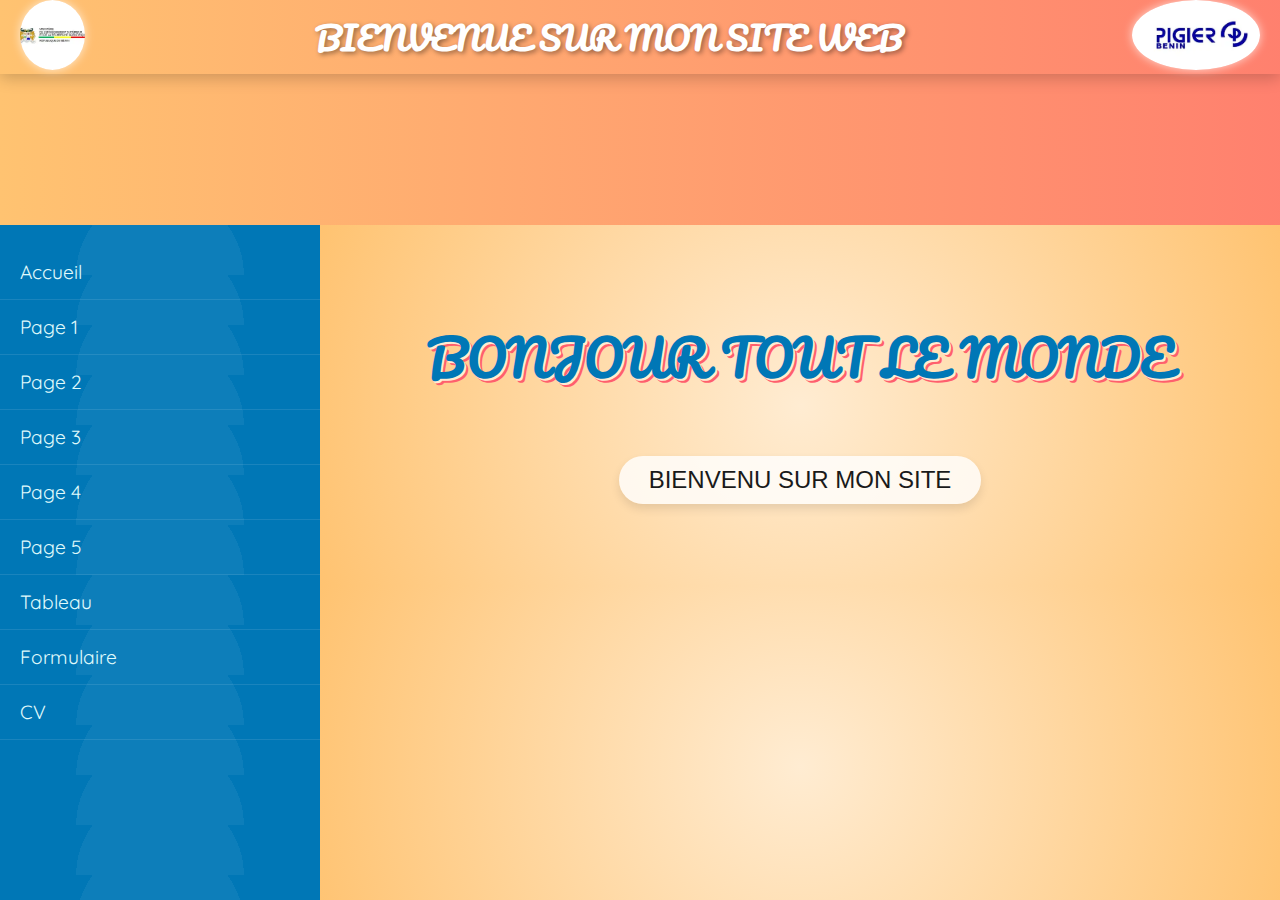
<file: index.html>
<!DOCTYPE html>
<html lang="fr">
<head>
    <meta charset="UTF-8">
    <title>Mon site personnel - Frame</title>
    <link rel="stylesheet" href="index.css">
</head>
<frameset rows="25%, 75%" border="0">
    <frame src="entete.html" name="entete" scrolling="no" noresize>

    <frameset cols="25%, 75%" border="0">
        <frame src="menu.html" name="menu" noresize>
        <frame src="accueil.html" name="affiche" id="affiche">
    </frameset>
</frameset>
</html>
</file>
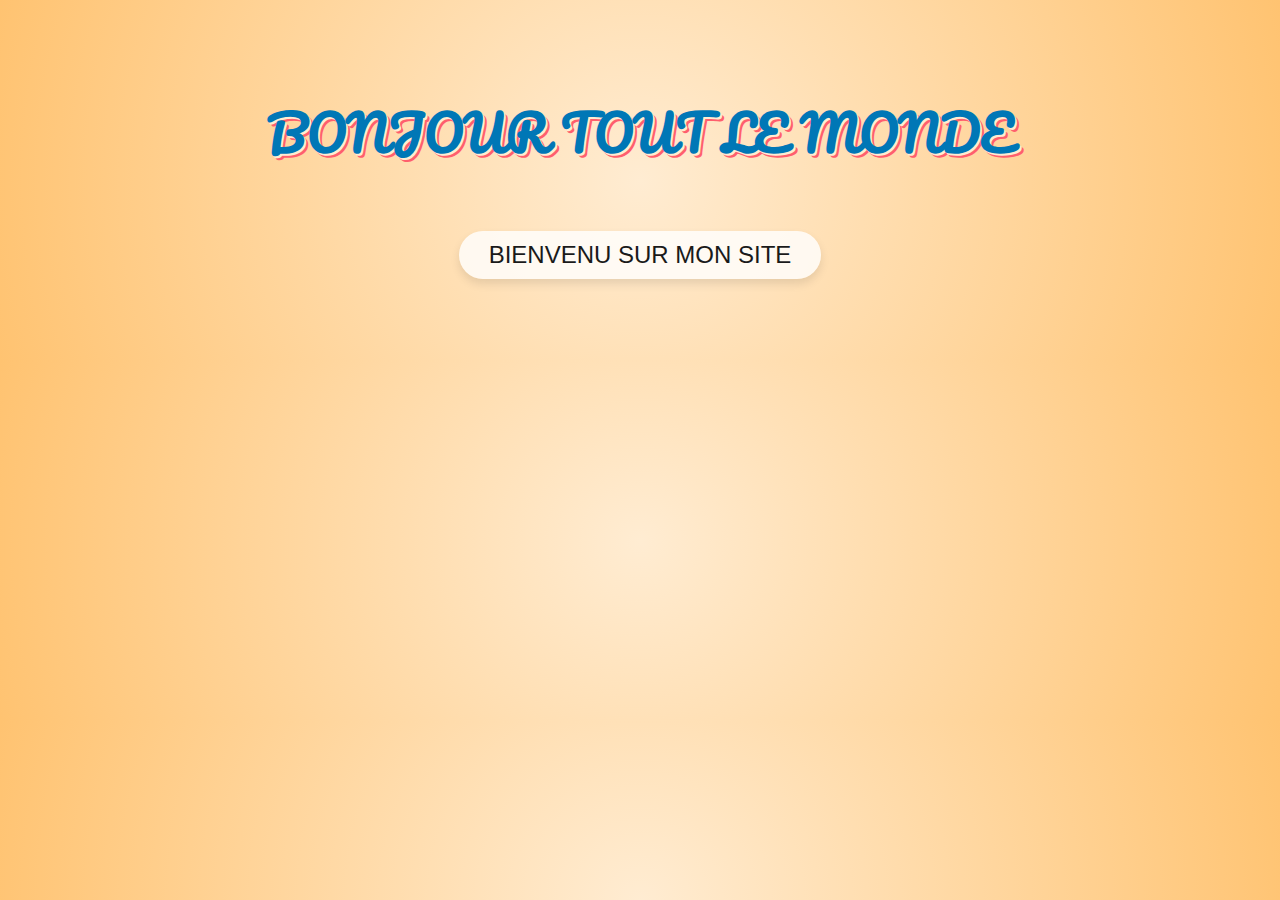
<file: accueil.html>
<!DOCTYPE html>
<html lang="fr">
<head>
    <meta charset="UTF-8">
    <title>Mon site</title>
    <link rel="stylesheet" href="accueil.css">
</head>
<body>
    
        <h1>BONJOUR TOUT LE MONDE</h1>
        <p>BIENVENU SUR MON SITE </p>
    


</body>
</html>
</file>
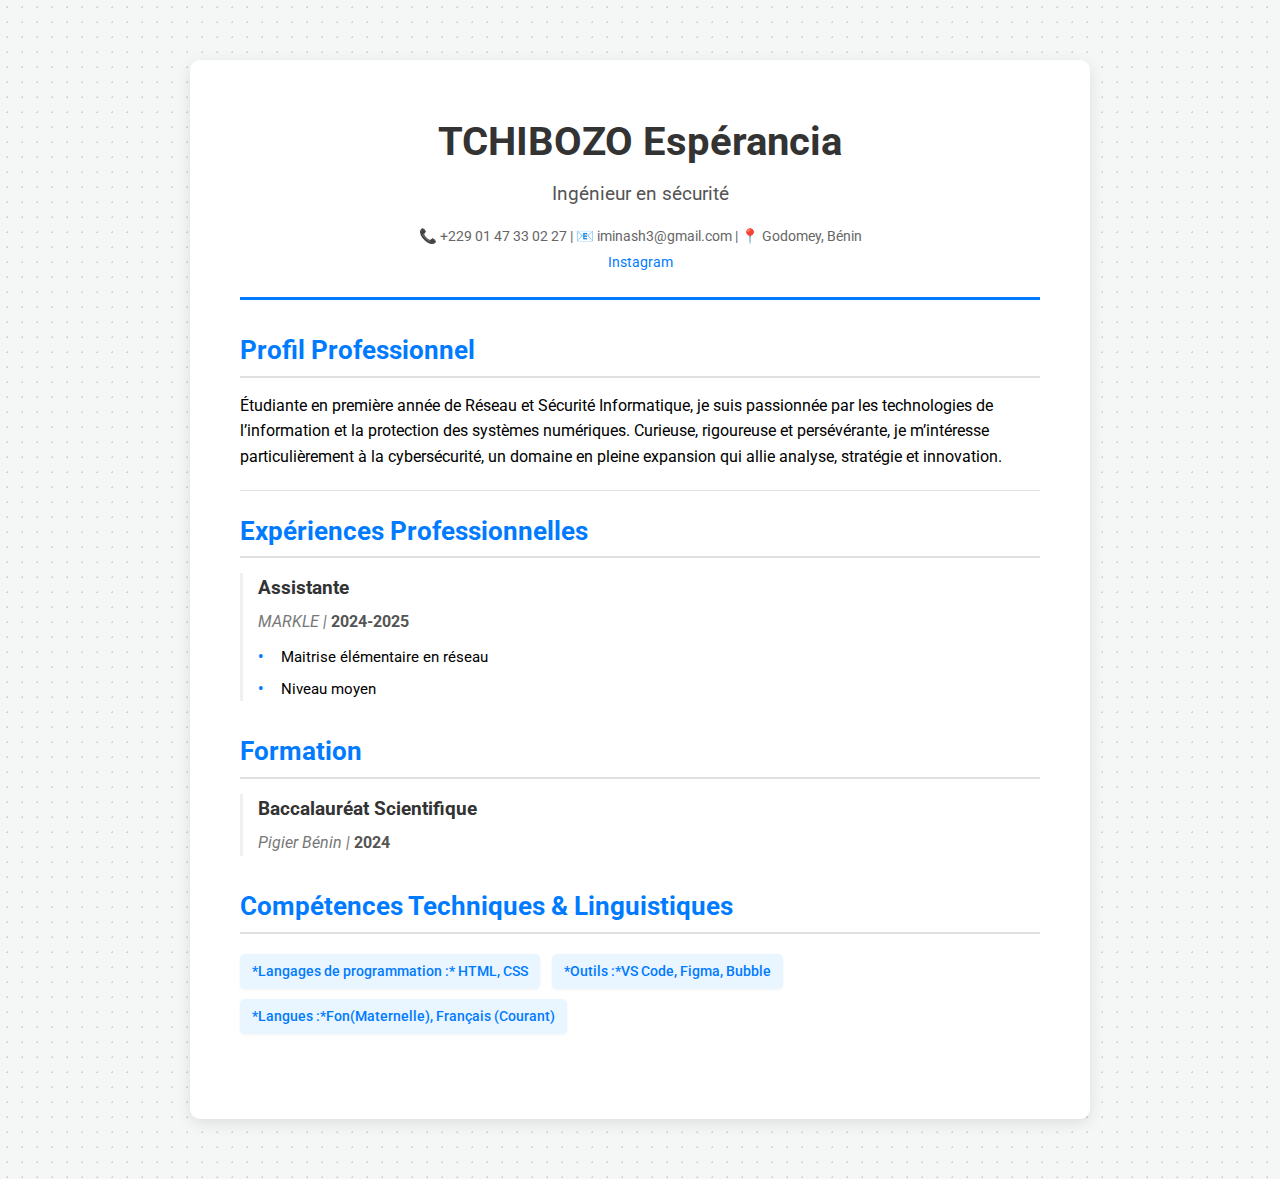
<file: CV.html>
<!DOCTYPE html>
<html lang="fr">
<head>
    <meta charset="UTF-8">
    <meta name="viewport" content="width=device-width, initial-scale=1.0">
    <title>Mon CV</title>
    <link rel="stylesheet" href="CV.css">
</head>
<body>

    <main class="cv-container">
        
        <header class="header">
            <h1>TCHIBOZO Espérancia</h1>
            <p class="title-profession">Ingénieur en sécurité</p>
            <div class="contact-info">
                <p>📞 +229 01 47 33 02 27 | 📧 iminash3@gmail.com | 📍 Godomey, Bénin</p>
                <p><a href="https://www.instagram.com/e_s__p_e?igsh=MWZscHNoamp1b2ExbQ%3D%3D&utm_source=qr" target="_blank">Instagram</a> </p>
            </div>
        </header>

        <section class="section-profile">
            <h2>Profil Professionnel</h2>
            <p>
    

Étudiante en première année de Réseau et Sécurité Informatique, je suis passionnée par les technologies de l’information et la protection des systèmes numériques. Curieuse, rigoureuse et persévérante, je m’intéresse particulièrement à la cybersécurité, un domaine en pleine expansion qui allie analyse, stratégie et innovation.
            </p>
        </section>
        
        <section class="section-experience">
            <h2>Expériences Professionnelles</h2>
            
            <div class="job-entry">
                <h3>Assistante</h3>
                <p class="company-name">MARKLE | <span class="job-dates">2024-2025</span></p>
                <ul>
                    <li>Maitrise élémentaire en réseau</li>
                    <li>Niveau moyen</li>
                </ul>
            </div>
            
            </section>

        <section class="section-education">
            <h2>Formation</h2>
            <div class="education-entry">
                <h3>Baccalauréat Scientifique</h3>
                <p class="school-name">Pigier Bénin | <span class="job-dates">2024</span></p>
            </div>
            </section>

        <section class="section-skills">
            <h2>Compétences Techniques & Linguistiques</h2>
            <ul class="skills-list">
                <li>*Langages de programmation :* HTML, CSS</li>
                <li>*Outils :*VS Code, Figma, Bubble</li>
                <li>*Langues :*Fon(Maternelle), Français (Courant)</li>
            </ul>
        </section>

    </main>
    
</body>
</html>
</file>
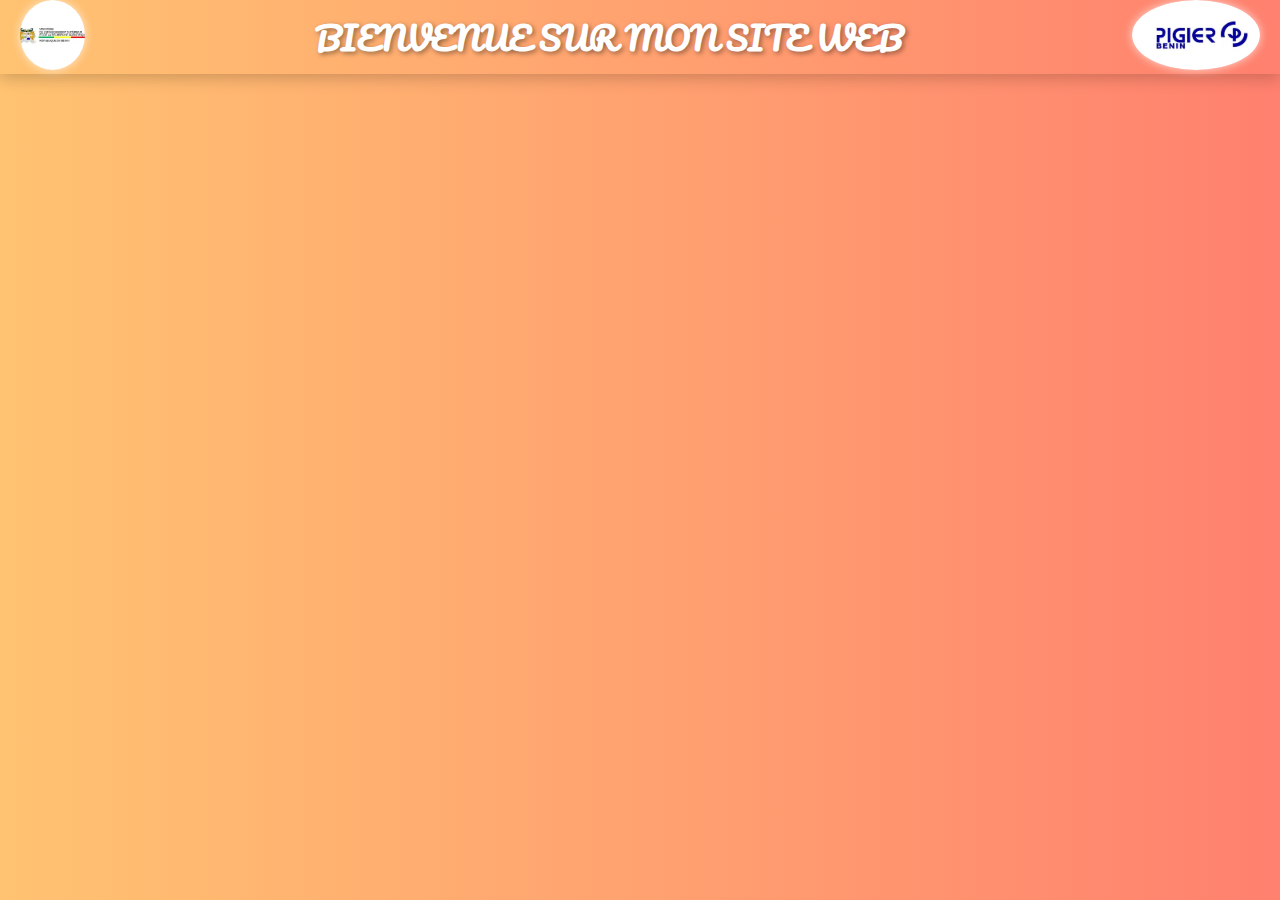
<file: entete.html>
<!DOCTYPE html>
<html lang="fr">
<head>
    <meta charset="UTF-8">
    <meta name="viewport" content="width=device-width, initial-scale=1.0">
    <title>BIENVENUE SUR MON SITE WEB - TCHIBOZO Espérancia</title>
    <link rel="stylesheet" href="entete.css">
</head>
<body>
    <header>
        <div class="logo-left"><img src="mini.png"></div>
        <h1>BIENVENUE SUR MON SITE WEB</h1>

        <div class="logo-right"><img src="pigi.png"></div>
    </header>
</body>
</html>
</file>
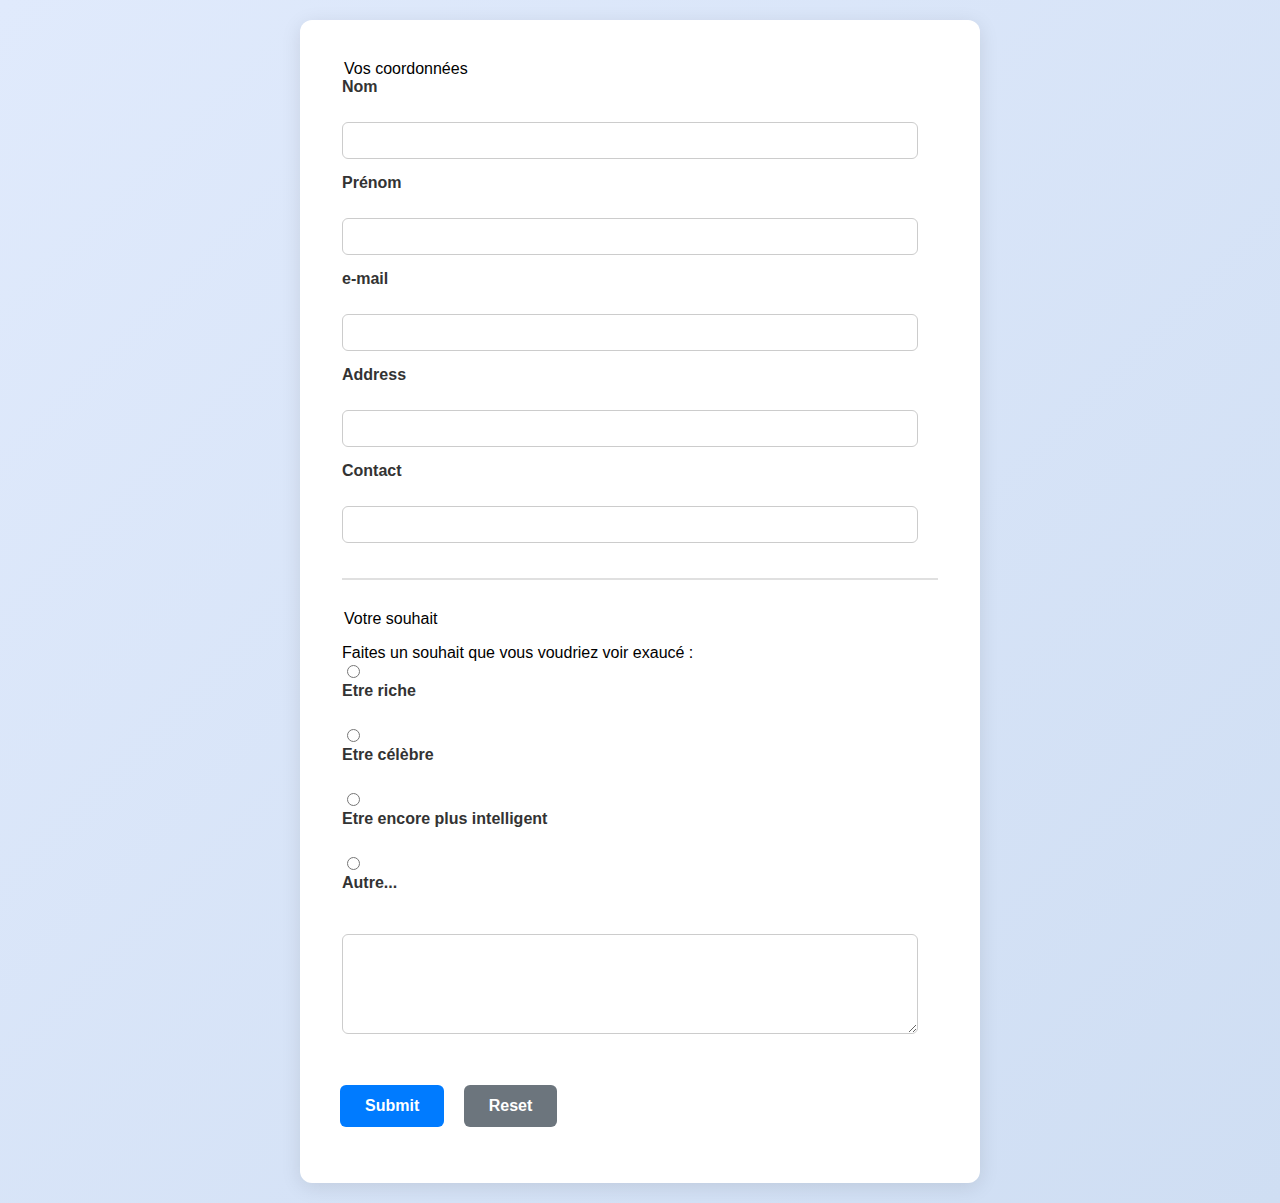
<file: formulaire.html>
<!DOCTYPE html>
<html>
<head>
	<meta charset="utf-8">
	<meta name="viewport" content="width=device-width, initial-scale=1">
	<title>Formulaire</title>
     <link rel="stylesheet" href="Formulaire.css">
<form method="post" action="cible_formulaire.php"> 
 
<fieldset> 
<legend>Vos coordonnées</legend> 
 
<label for="nom">Nom</label><br /> 
<input type="text" name="nom" id="nom" tabindex="10" /><br /> 
 
<label for="prenom">Prénom</label><br /> 
<input type="text" name="prenom" id="prenom" tabindex="20" /><br /> 
 
<label for="email">e-mail</label><br /> 
<input type="text" name="email" id="email" tabindex="30" /><br /> 

<label for="email">Address</label><br /> 
<input type="text" name="Address" id="Address" tabindex="30" /><br /> 

<label for="email">Contact</label><br /> 
<input type="text" name="Contact" id="Contact" tabindex="30" /><br /> 
</fieldset> 
 
<fieldset> 
<legend>Votre souhait</legend> 
 
<p> 
Faites un souhait que vous voudriez voir exaucé :<br /> 
<input type="radio" name="souhait" value="riche" id="riche" tabindex="40" /> <label for="riche">Etre 
riche</label><br /> 
<input type="radio" name="souhait" value="celebre" id="celebre" tabindex="50" /> <label for="celebre">Etre 
célèbre</label><br /> 
<input type="radio" name="souhait" value="intelligent" id="intelligent" tabindex="60" /> <label 
for="intelligent">Etre <strong>encore</strong> plus intelligent</label><br /> 
<input type="radio" name="souhait" value="autre" id="autre" tabindex="70" /> <label 
for="autre">Autre...</label><br /> 
</p> 
<textarea name="precisions" id="precisions" cols="40" rows="4" tabindex="80"></textarea> 
</p> 
</fieldset> 
<p> 
<input type="submit" /> <input type="reset" /> 
</p> 
</form>
</file>
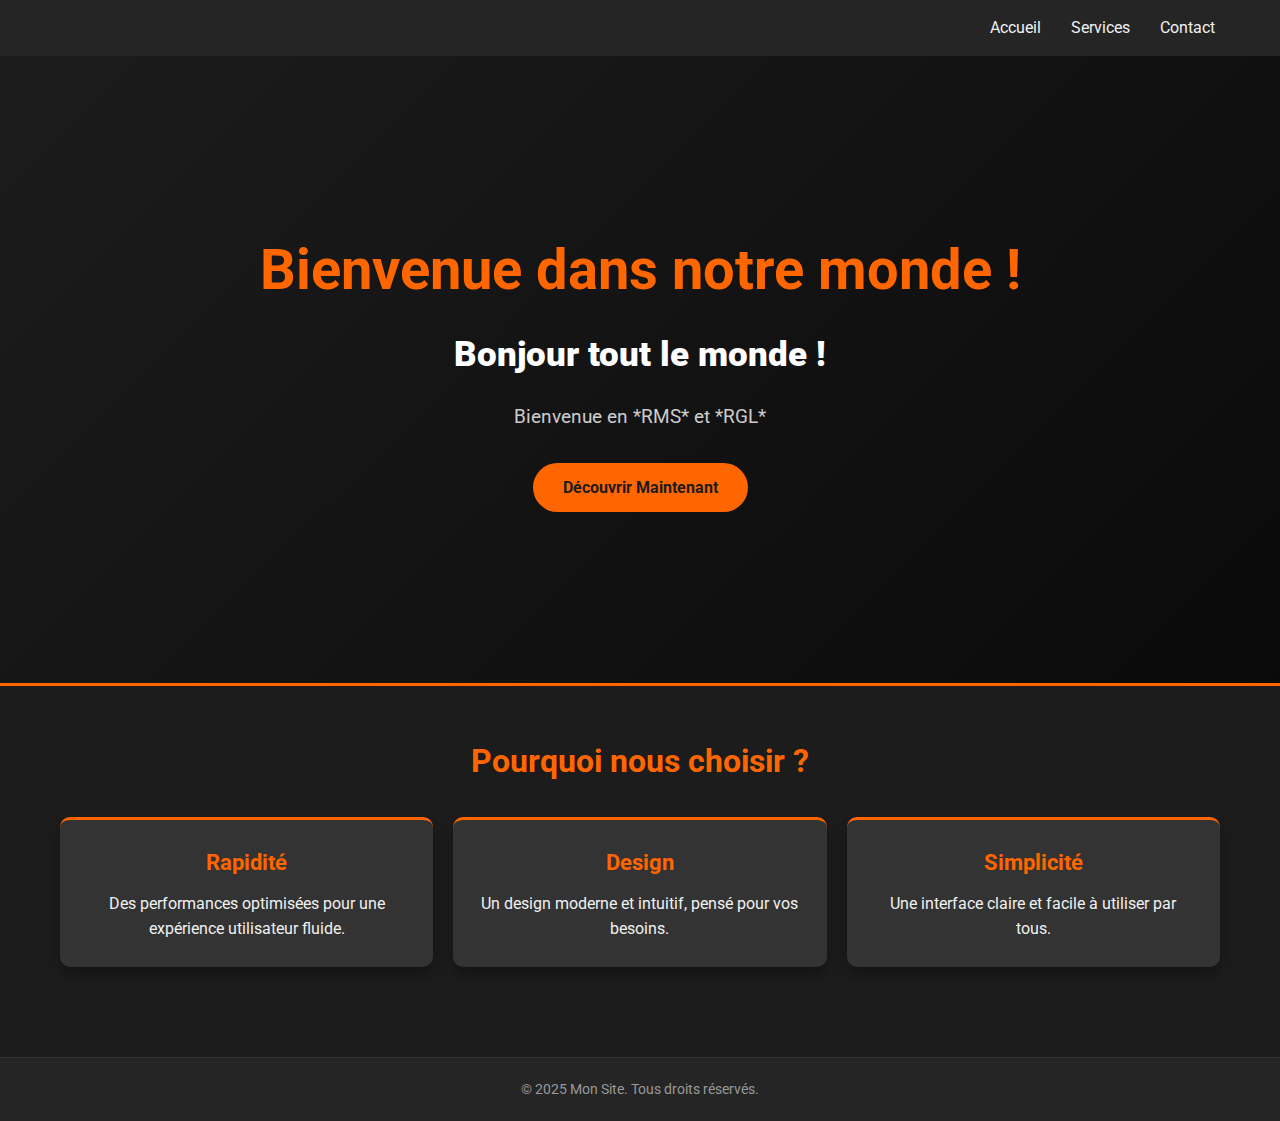
<file: Page1.html>
<!DOCTYPE html>
<html lang="fr">
<head>
    <meta charset="UTF-8">
    <meta name="viewport" content="width=device-width, initial-scale=1.0">
    <title>Introduction</title>
    <link rel="stylesheet" href="Page1.css">
    <link href="https://fonts.googleapis.com/css2?family=Roboto:wght@400;700&display=swap" rel="stylesheet">
</head>
<body>
    <header class="site-header">
        <nav class="navbar">
            <a href="télécharger.jpg" class="logo"></a>
            <ul class="nav-list">
                <li><a href="#">Accueil</a></li>
                <li><a href="#">Services</a></li>
                <li><a href="#">Contact</a></li>
            </ul>
        </nav>
    </header>

    <main class="hero-section">
        <div class="hero-content">
            <h1>Bienvenue dans notre monde !</h1>
            <h2><strong>Bonjour tout le monde !</strong></h2>
            <p>Bienvenue en *RMS* et *RGL*</p>
            <a href="#" class="btn-cta">Découvrir Maintenant</a>
        </div>
    </main>

    <section class="info-section">
        <h3>Pourquoi nous choisir ?</h3>
        <div class="card-container">
            <div class="card">
                <h4>Rapidité</h4>
                <p>Des performances optimisées pour une expérience utilisateur fluide.</p>
            </div>
            <div class="card">
                <h4>Design</h4>
                <p>Un design moderne et intuitif, pensé pour vos besoins.</p>
            </div>
            <div class="card">
                <h4>Simplicité</h4>
                <p>Une interface claire et facile à utiliser par tous.</p>
            </div>
        </div>
    </section>

    <footer class="site-footer">
        <p>&copy; 2025 Mon Site. Tous droits réservés.</p>
    </footer>
</body>
</html>
</file>
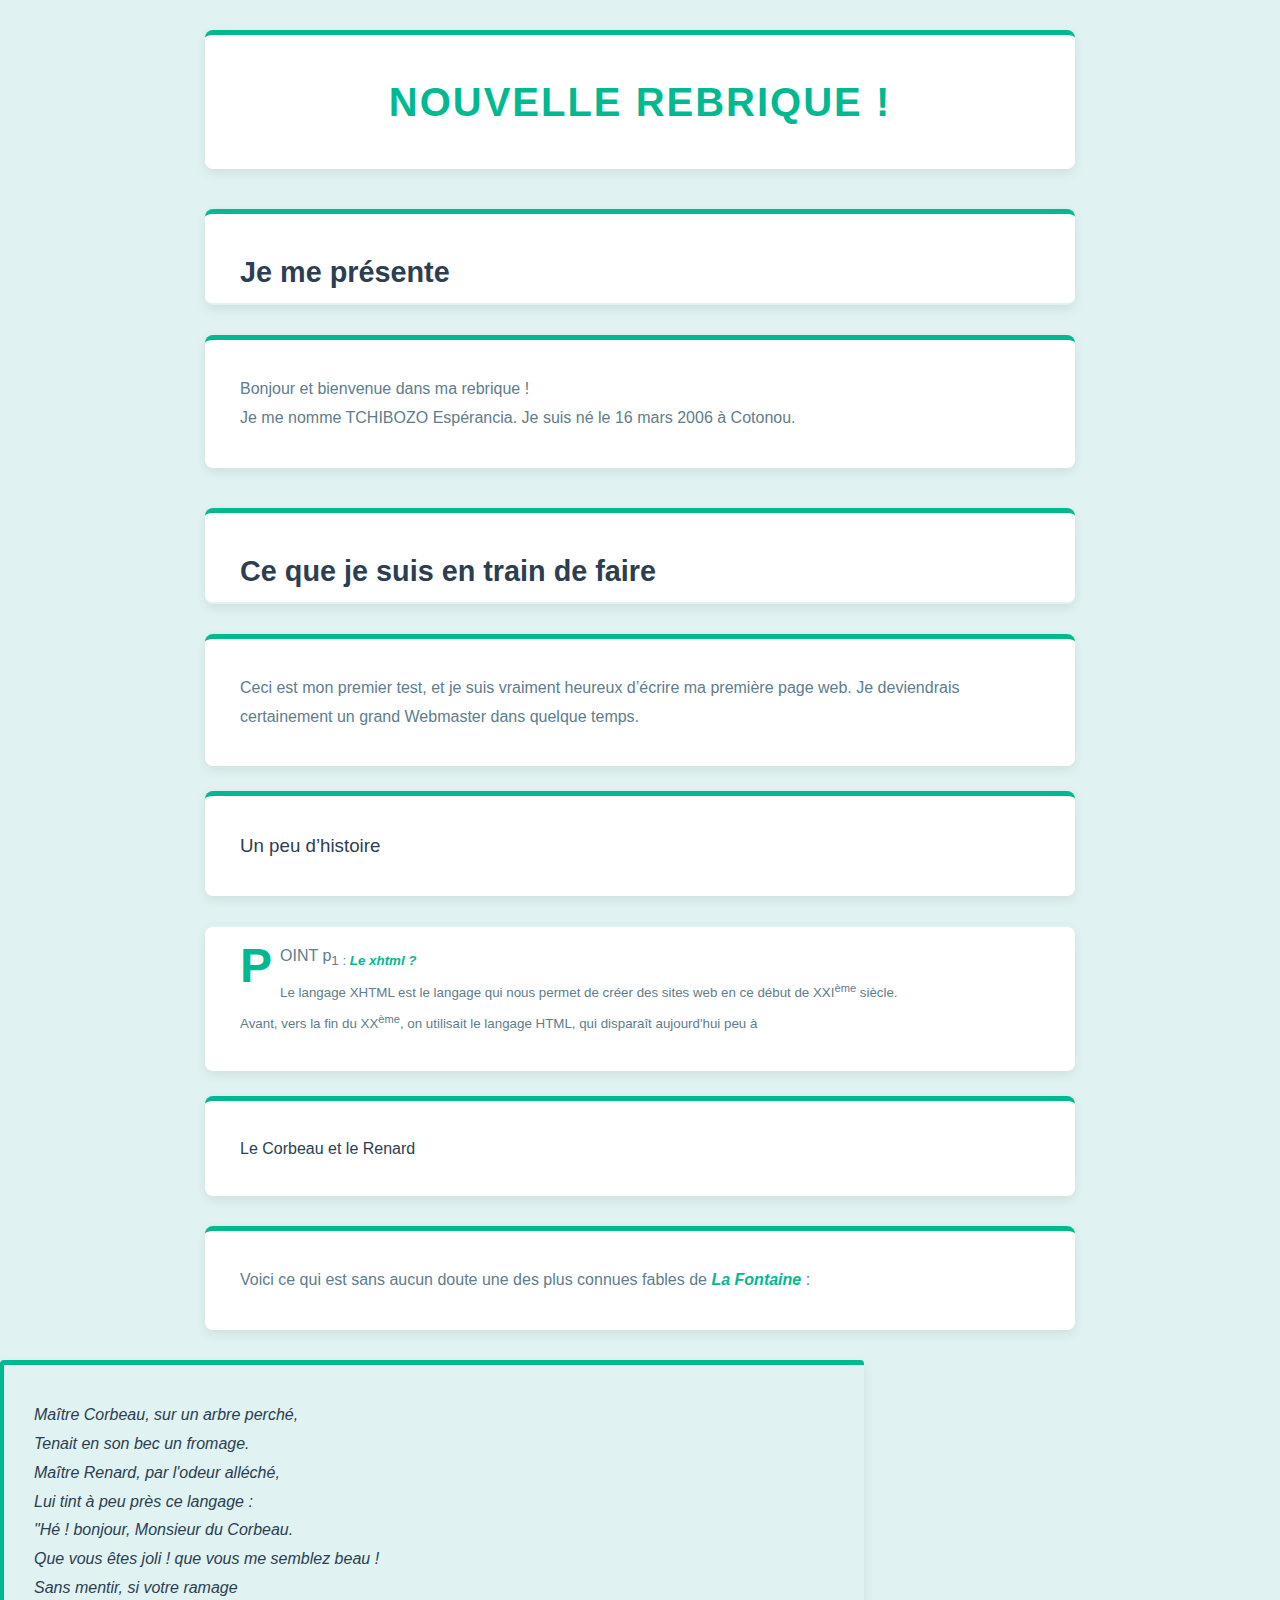
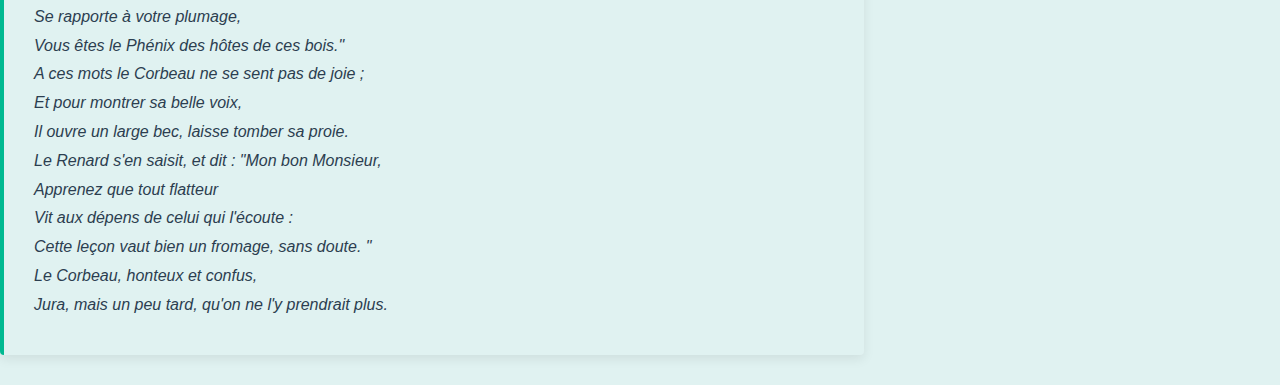
<file: Page2.html>
<!DOCTYPE html>
<html>
<head>
	<meta charset="utf-8">
	<meta name="viewport" content="width=device-width, initial-scale=1">
	<title>Rebrique</title>
	<link rel="stylesheet" href="Page2.css">
</head>
<body>
<h1>Nouvelle rebrique !</h1> 
 
<h2>Je me présente</h2> 
 
<p> 
 
Bonjour et bienvenue dans ma rebrique !<br /> Je me nomme TCHIBOZO Espérancia. 
 
Je suis né le 16 mars 2006 à Cotonou. 
 
</p> 
 
<h2>Ce que je suis en train de faire</h2> 
 
<p> 
 
Ceci est mon premier test, et je suis vraiment heureux d’écrire ma première page web. Je deviendrais 
certainement un grand Webmaster dans quelque temps. 
 
</p> 
 
<h3>Un peu d’histoire</h3> 
 
<p> 
 
POINT p<sub>1</sup> : <em> Le xhtml ?</em><br /> 
 
Le langage XHTML est le langage qui nous permet de créer des sites web en ce début de 
XXI<sup>ème</sup> siècle.<br /> 
 
Avant, vers la fin du XX<sup>ème</sup>, on utilisait le langage HTML, qui disparaît aujourd'hui peu à

<h4>Le Corbeau et le Renard</h4> 
<p>Voici ce qui est sans aucun doute une des plus connues fables de <em>La Fontaine</em> 
:</p>  
<blockquote> 
<p> 
Maître Corbeau, sur un arbre perché,<br /> 
Tenait en son bec un fromage.<br /> 
Maître Renard, par l'odeur alléché,<br /> 
Lui tint à peu près ce langage :<br /> 
"Hé ! bonjour, Monsieur du   Corbeau.<br /> 
Que vous êtes joli ! que vous me semblez beau !<br /> 
Sans mentir, si votre ramage<br /> 
Se rapporte à votre plumage,<br /> 
Vous êtes le Phénix des hôtes de ces bois."<br /> 
A ces mots le Corbeau ne se sent pas de joie ;<br /> 
Et pour montrer sa belle voix,<br /> 
Il ouvre un large bec,   laisse tomber sa proie.<br /> 
Le Renard s'en saisit, et dit : "Mon bon Monsieur,<br /> 
Apprenez que tout flatteur<br /> 
Vit aux dépens de celui qui l'écoute :<br /> 
Cette leçon vaut bien un fromage, sans doute. "<br /> 
Le Corbeau, honteux et confus,<br /> 
Jura, mais un peu tard, qu'on ne l'y prendrait plus. 
</p> 
</blockquote> 
</body>
</html>
</file>
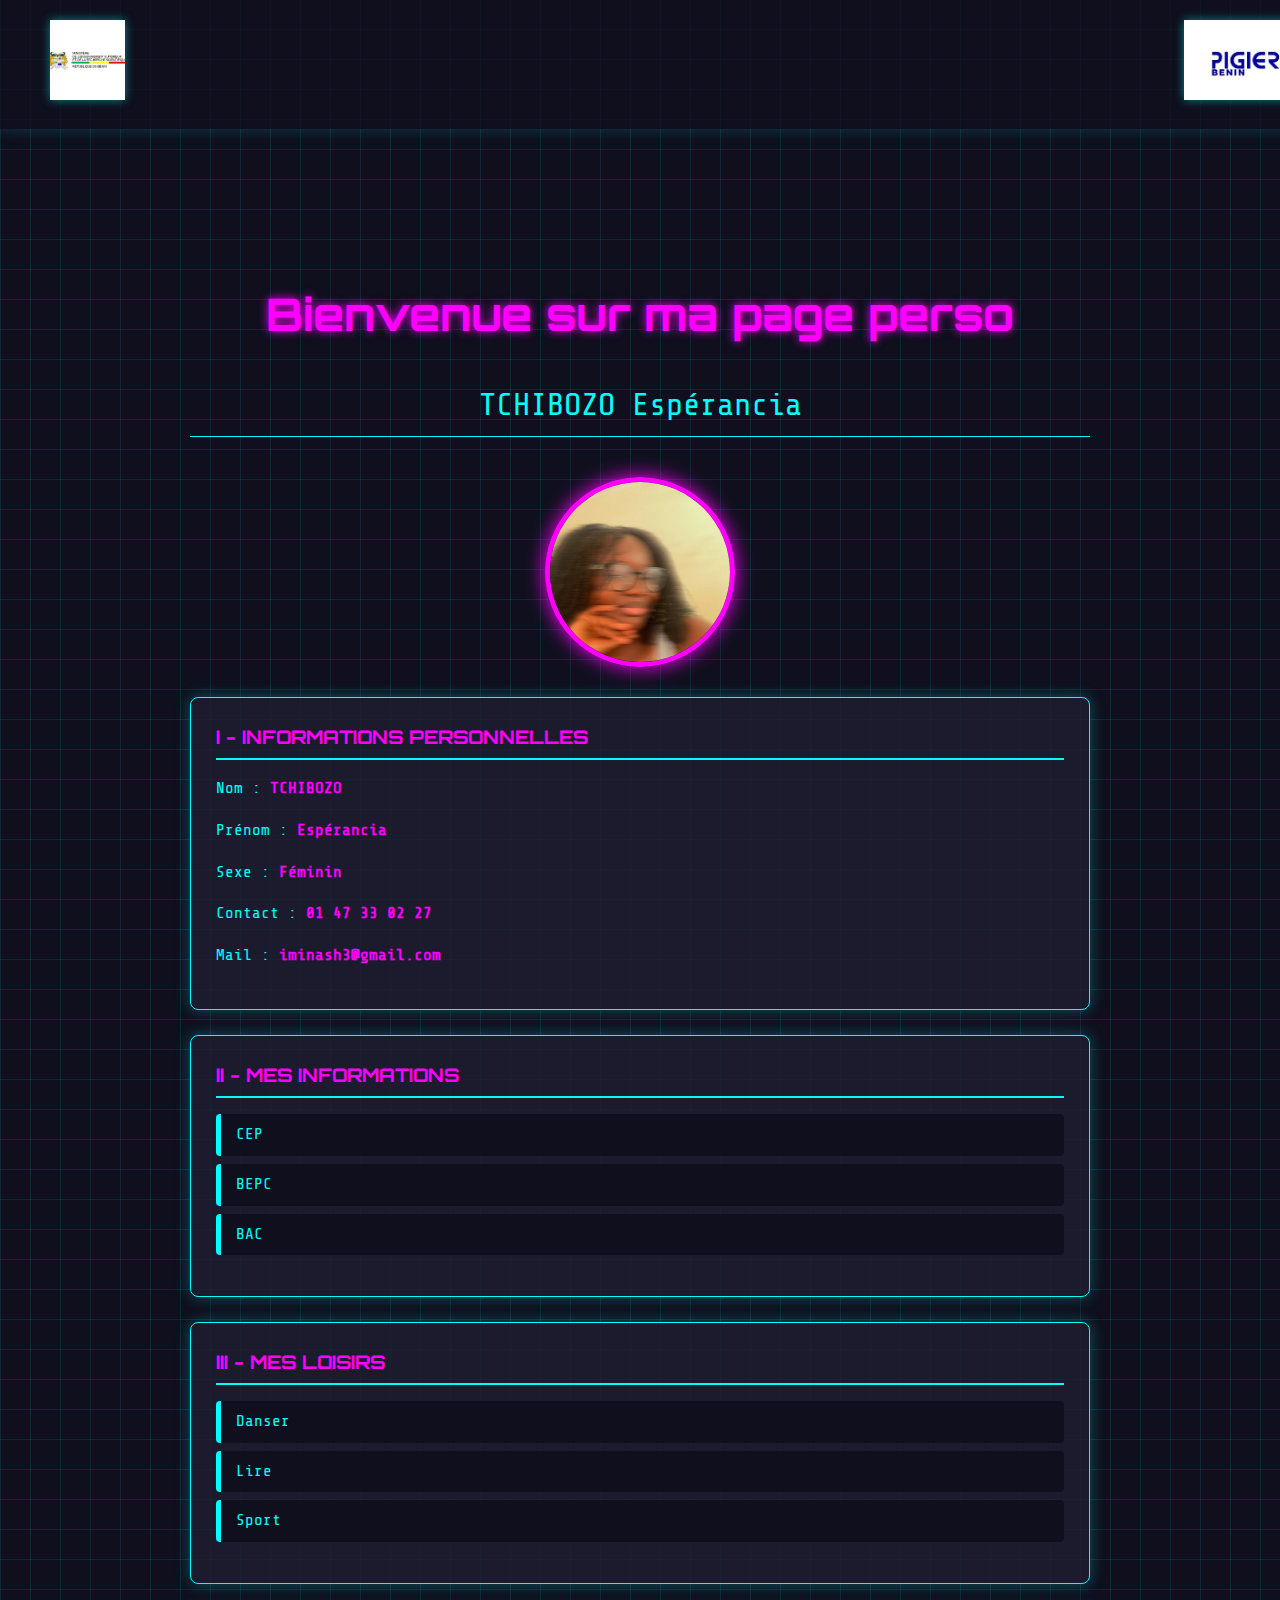
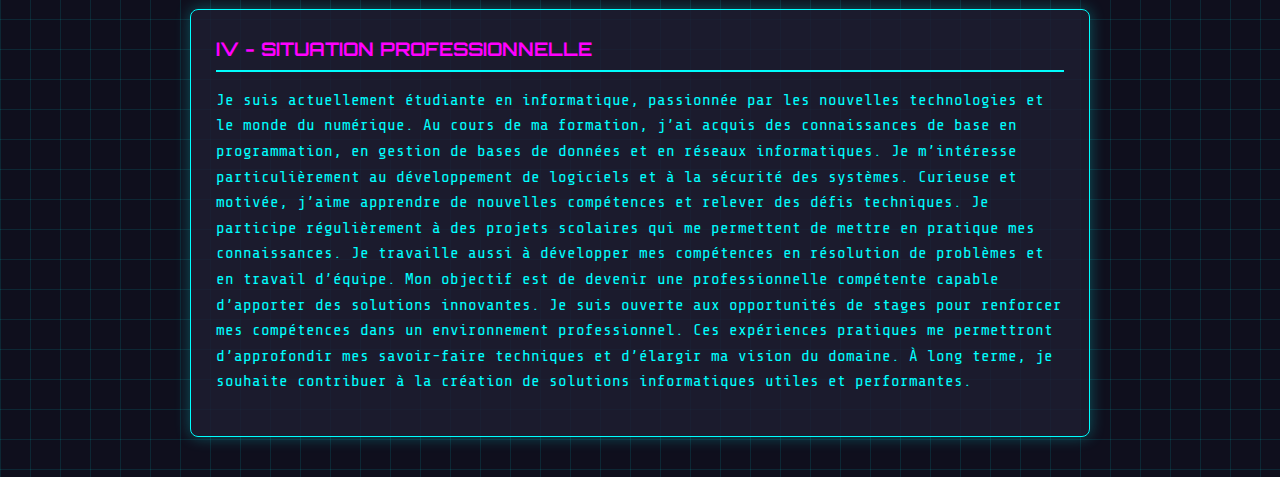
<file: Page3.html>
<!DOCTYPE html>
<html>
<head>
	<meta charset="utf-8">
	<meta name="viewport" content="width=device-width, initial-scale=1">
	<title>Personnel renseignement</title>
	<link rel="stylesheet" href="Page3.css">
	<link href="https://fonts.googleapis.com/css2?family=Orbitron:wght@400;700&family=Share+Tech+Mono&display=swap" rel="stylesheet">
</head>
<body>
<div class="logos-container">
	<a href="https://enseignementsuperieur.gouv.bj" target="_blank">
	<img src="mini.png" alt="">
	</a>
	<a href="https://pigier-benin.com/" target="_blank">
	<img src="pigi.png" alt="">
	</a>
</div>

<div class="content-wrapper">
	<div class="content">
		<h1>Bienvenue sur ma page perso</h1>
		<h2>TCHIBOZO Espérancia</h2>
	</div>
	
	<a href="Page2.html" class="photo-link">
		<img src="moi.jpg" alt="Ma photo" class="profile-photo"> 
	</a>

	<div class="section" id="section-info-perso">
		<h3>I - Informations Personnelles</h3>
		<p>Nom : <span>TCHIBOZO</span></p>
		<p>Prénom : <span>Espérancia</span></p>
		<p>Sexe : <span>Féminin</span></p>
		<p>Contact : <span>01 47 33 02 27</span></p>
		<p>Mail : <span>iminash3@gmail.com</span></p>
	</div>
	
	<div class="section" id="section-diplomes">
		<h3>II - Mes informations</h3>
		<ul>
			<li><span class="diplome">CEP</span></li>
			<li><span class="diplome">BEPC</span></li>
			<li><span class="diplome">BAC</span></li>
		</ul>
	</div>

	<div class="section" id="section-loisirs">
		<h3>III - Mes loisirs</h3>
		<ul>
			<li><span class="loisir">Danser</span></li>
			<li><span class="loisir">Lire</span></li>
			<li><span class="loisir">Sport</span></li>
		</ul>
	</div>
	
	<div class="section" id="section-pro">
		<h3>IV - Situation professionnelle</h3>
		<p class="pro-text">Je suis actuellement étudiante en informatique, passionnée par les nouvelles technologies et le monde du numérique.
		Au cours de ma formation, j’ai acquis des connaissances de base en programmation, en gestion de bases de données et en réseaux informatiques.
		Je m’intéresse particulièrement au développement de logiciels et à la sécurité des systèmes.
		Curieuse et motivée, j’aime apprendre de nouvelles compétences et relever des défis techniques.
		Je participe régulièrement à des projets scolaires qui me permettent de mettre en pratique mes connaissances.
		Je travaille aussi à développer mes compétences en résolution de problèmes et en travail d’équipe.
		Mon objectif est de devenir une professionnelle compétente capable d’apporter des solutions innovantes.
		Je suis ouverte aux opportunités de stages pour renforcer mes compétences dans un environnement professionnel.
		Ces expériences pratiques me permettront d’approfondir mes savoir-faire techniques et d’élargir ma vision du domaine.
		À long terme, je souhaite contribuer à la création de solutions informatiques utiles et performantes.</p>
	</div>
</div>
</body>
</html>
</file>
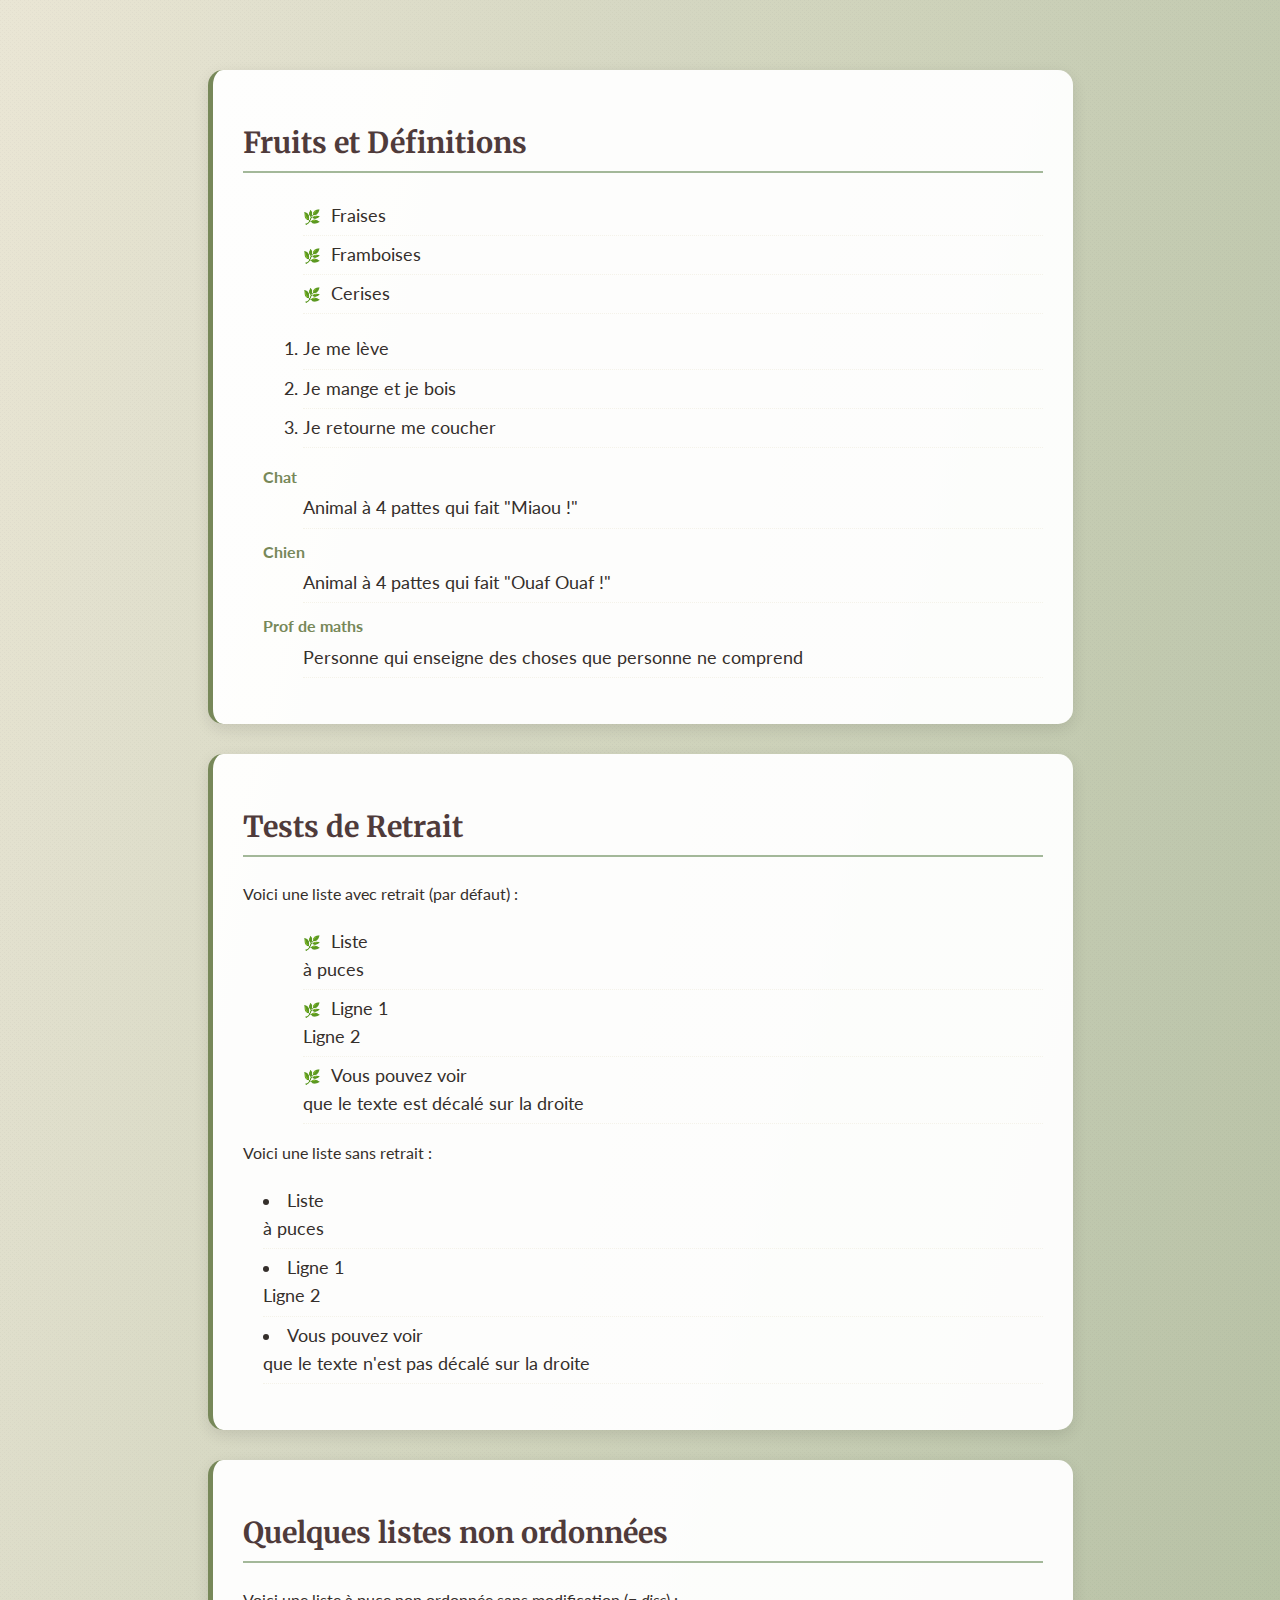
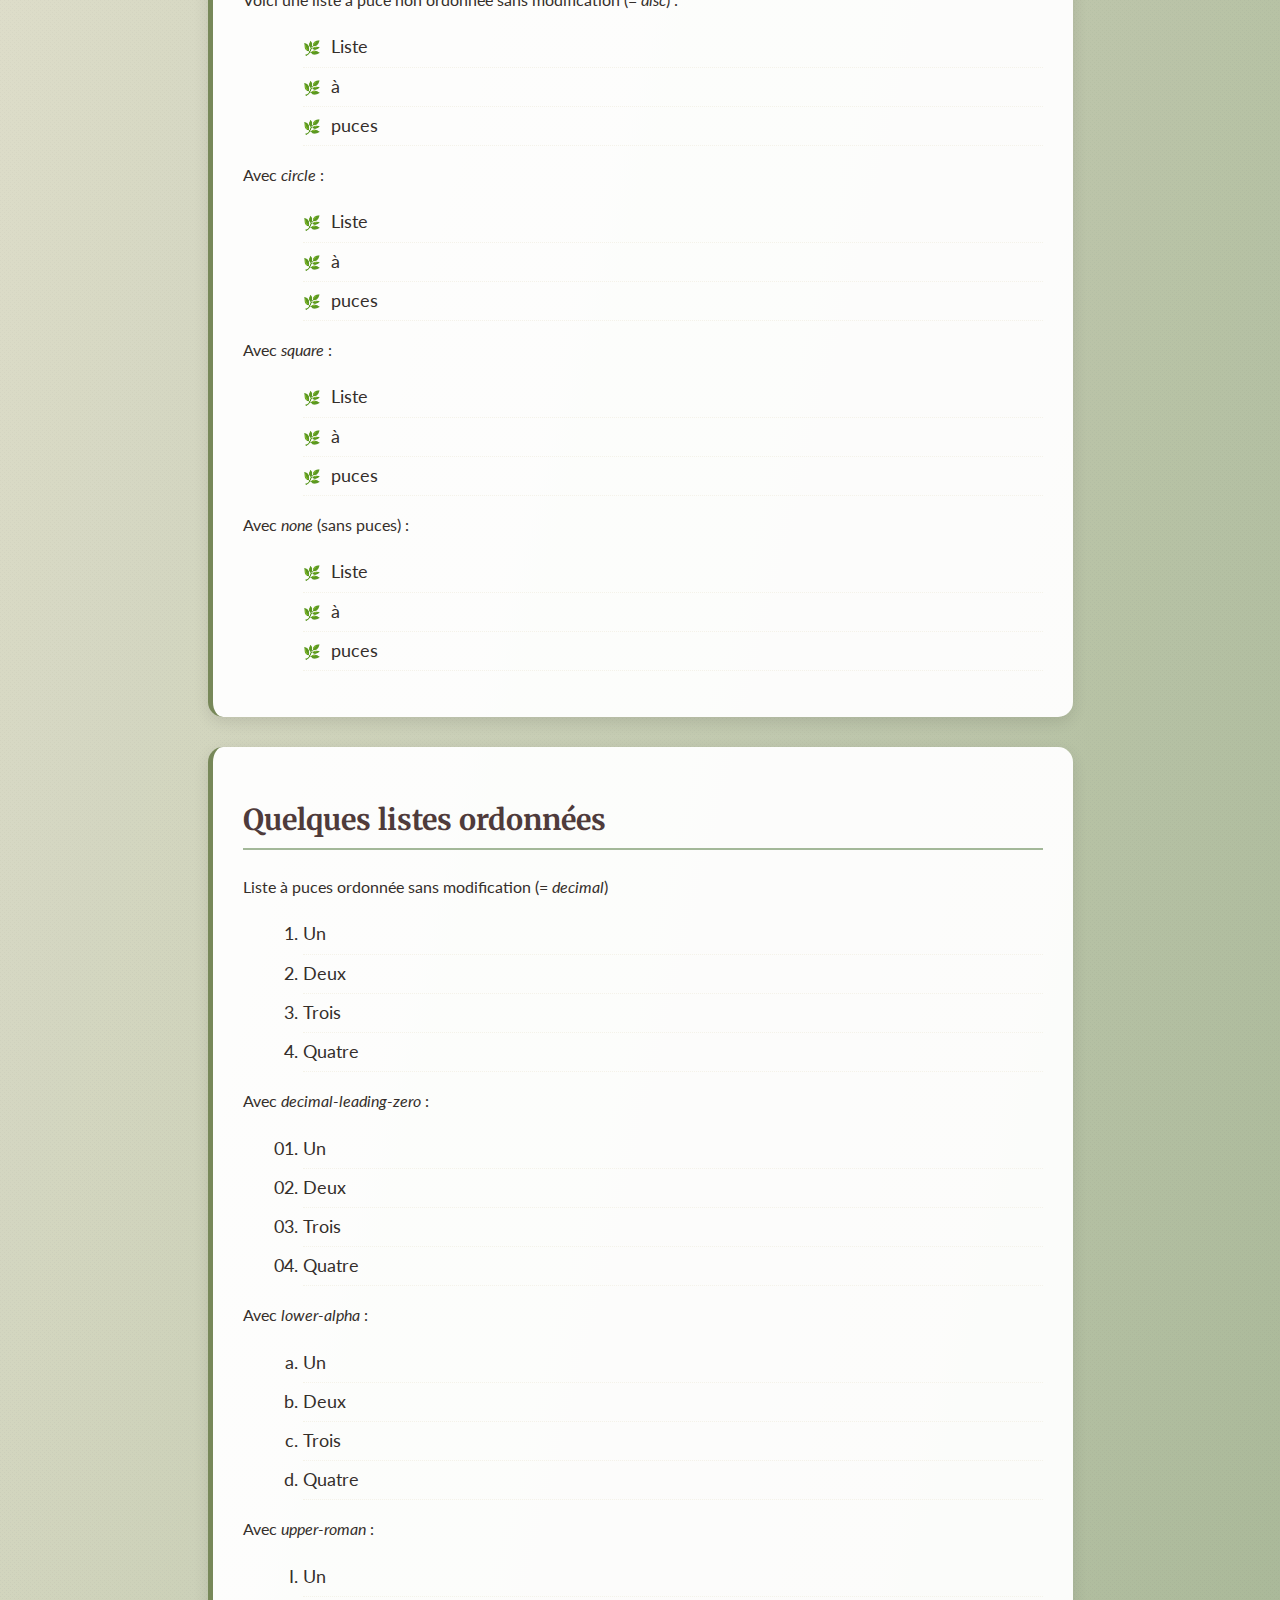
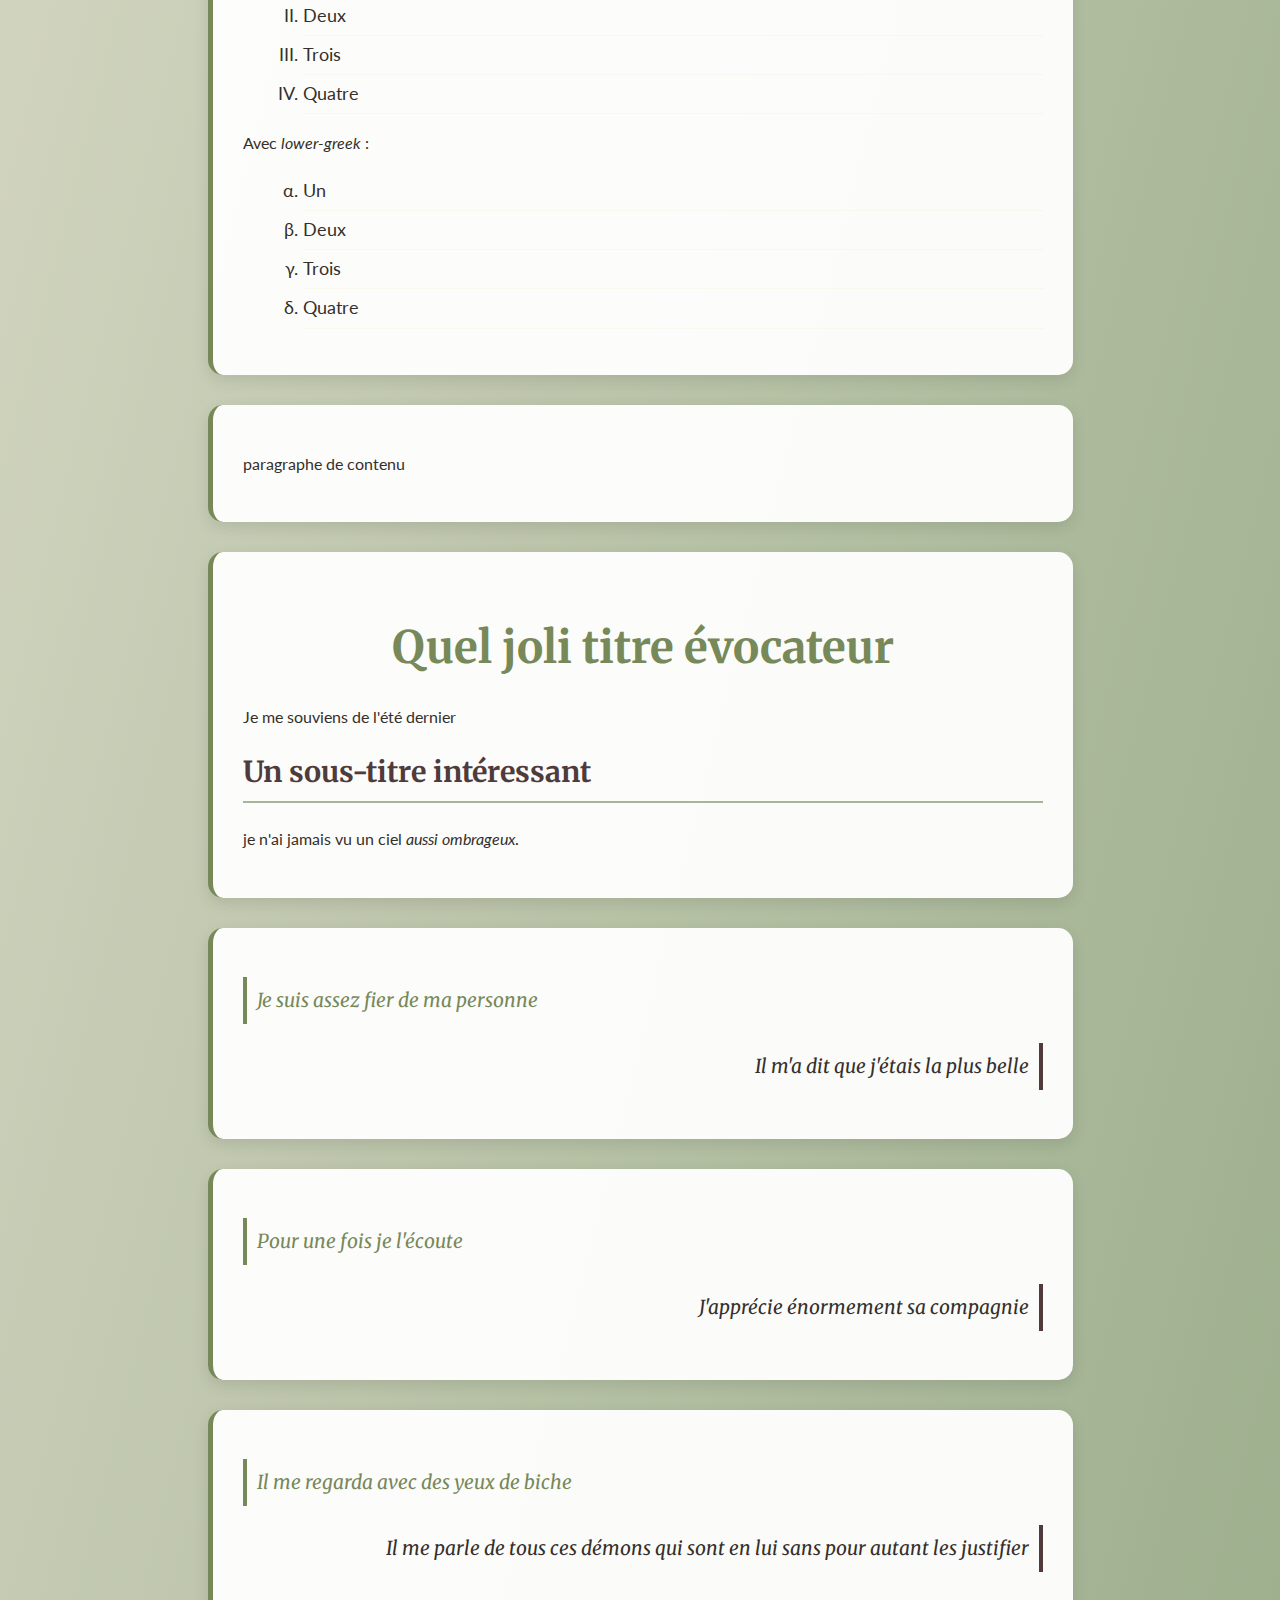
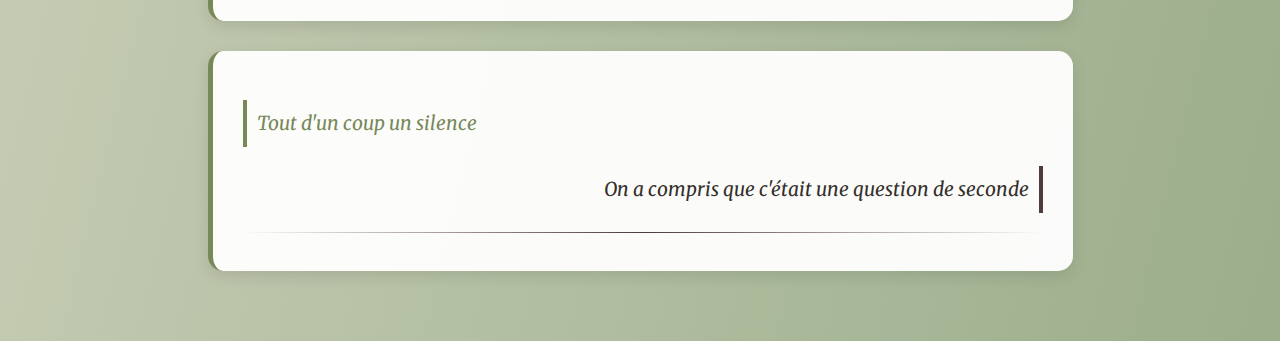
<file: Page4.html>
<!DOCTYPE html>
<html lang="fr">
<head>
	<meta charset="utf-8">
	<meta name="viewport" content="width=device-width, initial-scale=1">
	<title>Modernité</title>
    <link rel="stylesheet" href="Code.css">
    <link href="https://fonts.googleapis.com/css2?family=Merriweather:wght@400;700&family=Lato:wght@300;400&display=swap" rel="stylesheet">
</head>
<body>

<div class="section-container liste-basique">
    <h2>Fruits et Définitions</h2>
    <ul class="fruits-list"> 
        <li>Fraises</li> 
        <li>Framboises</li> 
        <li>Cerises</li> 
    </ul> 
    <ol class="routine-list"> 
        <li>Je me lève</li> 
        <li>Je mange et je bois</li> 
        <li>Je retourne me coucher</li>
    </ol>
    <dl class="definition-list"> 
        <dt>Chat</dt> 
        <dd>Animal à 4 pattes qui fait "Miaou !"</dd> 
        <dt>Chien</dt> 
        <dd>Animal à 4 pattes qui fait "Ouaf Ouaf !"</dd> 
        <dt>Prof de maths</dt> 
        <dd>Personne qui enseigne des choses que personne ne comprend</dd>
    </dl>
</div>

<div class="section-container tests-retrait">
    <h2>Tests de Retrait</h2>
    <p>Voici une liste avec retrait (par défaut) :</p> 
    <ul class="retrait"> 
        <li>Liste<br />à puces</li> 
        <li>Ligne 1<br />Ligne 2</li> 
        <li>Vous pouvez voir<br />que le texte est décalé sur la droite</li> 
    </ul> 
    <p>Voici une liste sans retrait :</p> 
    <ul class="pas_de_retrait"> 
        <li>Liste<br />à puces</li> 
        <li>Ligne 1<br />Ligne 2</li> 
        <li>Vous pouvez voir<br />que le texte n'est pas décalé sur la droite</li> 
    </ul> 
</div>

<div class="section-container tests-puces-ul">
    <h2>Quelques listes non ordonnées</h2> 
    <p>Voici une liste à puce non ordonnée sans modification (= <em>disc</em>) :</p> 
    <ul> 
        <li>Liste</li> 
        <li>à</li> 
        <li>puces</li> 
    </ul> 
    <p>Avec <em>circle</em> :</p> 
    <ul class="puce1"> 
        <li>Liste</li> 
        <li>à</li> 
        <li>puces</li> 
    </ul> 
    <p>Avec <em>square</em> :</p> 
    <ul class="puce2"> 
        <li>Liste</li> 
        <li>à</li> 
        <li>puces</li> 
    </ul> 
    <p>Avec <em>none</em> (sans puces) :</p> 
    <ul class="puce3"> 
        <li>Liste</li> 
        <li>à</li> 
        <li>puces</li> 
    </ul> 
</div>
 
<div class="section-container tests-puces-ol">
    <h2>Quelques listes ordonnées</h2>
    <p>Liste à puces ordonnée sans modification (= <em>decimal</em>)</p> 
    <ol> 
        <li>Un</li> 
        <li>Deux</li> 
        <li>Trois</li> 
        <li>Quatre</li> 
    </ol> 
    <p>Avec <em>decimal-leading-zero</em> :</p> 
    <ol class="commence_a_zero"> 
        <li>Un</li> 
        <li>Deux</li> 
        <li>Trois</li> 
        <li>Quatre</li> 
    </ol> 
    <p>Avec <em>lower-alpha</em> :</p> 
    <ol class="lettres_minuscules"> 
        <li>Un</li> 
        <li>Deux</li> 
        <li>Trois</li> 
        <li>Quatre</li> 
    </ol> 
    <p>Avec <em>upper-roman</em> :</p> 
    <ol class="chiffres_romains"> 
        <li>Un</li> 
        <li>Deux</li> 
        <li>Trois</li> 
        <li>Quatre</li> 
    </ol> 
    <p>Avec <em>lower-greek</em> :</p> 
    <ol class="lettres_grecques"> 
        <li>Un</li> 
        <li>Deux</li> 
        <li>Trois</li> 
        <li>Quatre</li> 
    </ol> 
</div>

<div class="section-container contenu-principal"> 
    <p>paragraphe de contenu</p> 
</div>
<div class="section-container contenu-principal"> 
    <h1>Quel joli titre évocateur</h1> 
    <p>Je me souviens de l'été dernier </p> 
    <h2>Un sous-titre intéressant</h2> 
    <p>je n'ai jamais vu un ciel <em>aussi ombrageux</em>.</p> 
</div> 

<div class="section-container recit-personnel"> 
    <p id="premier">Je suis assez fier de ma personne</p> 
    <p id="second">Il m'a dit que j'étais la plus belle</p>
</div>

<div class="section-container recit-personnel"> 
    <p id="premier">Pour une fois je l'écoute</p> 
    <p id="second">J'apprécie énormement sa compagnie</p> 
</div> 

<div class="section-container recit-personnel"> 
    <p id="premier">Il me regarda avec des yeux de biche</p> 
    <p id="second">Il me parle de tous ces démons qui sont en lui sans pour autant les justifier </p>
</div>

<div class="section-container recit-personnel fin"> 
    <p id="premier">Tout d'un coup un silence</p> 
    <p id="second">On a compris que c'était une question de seconde</p>
    <hr class="separation" /> 
</div>

</body>
</html>
</file>
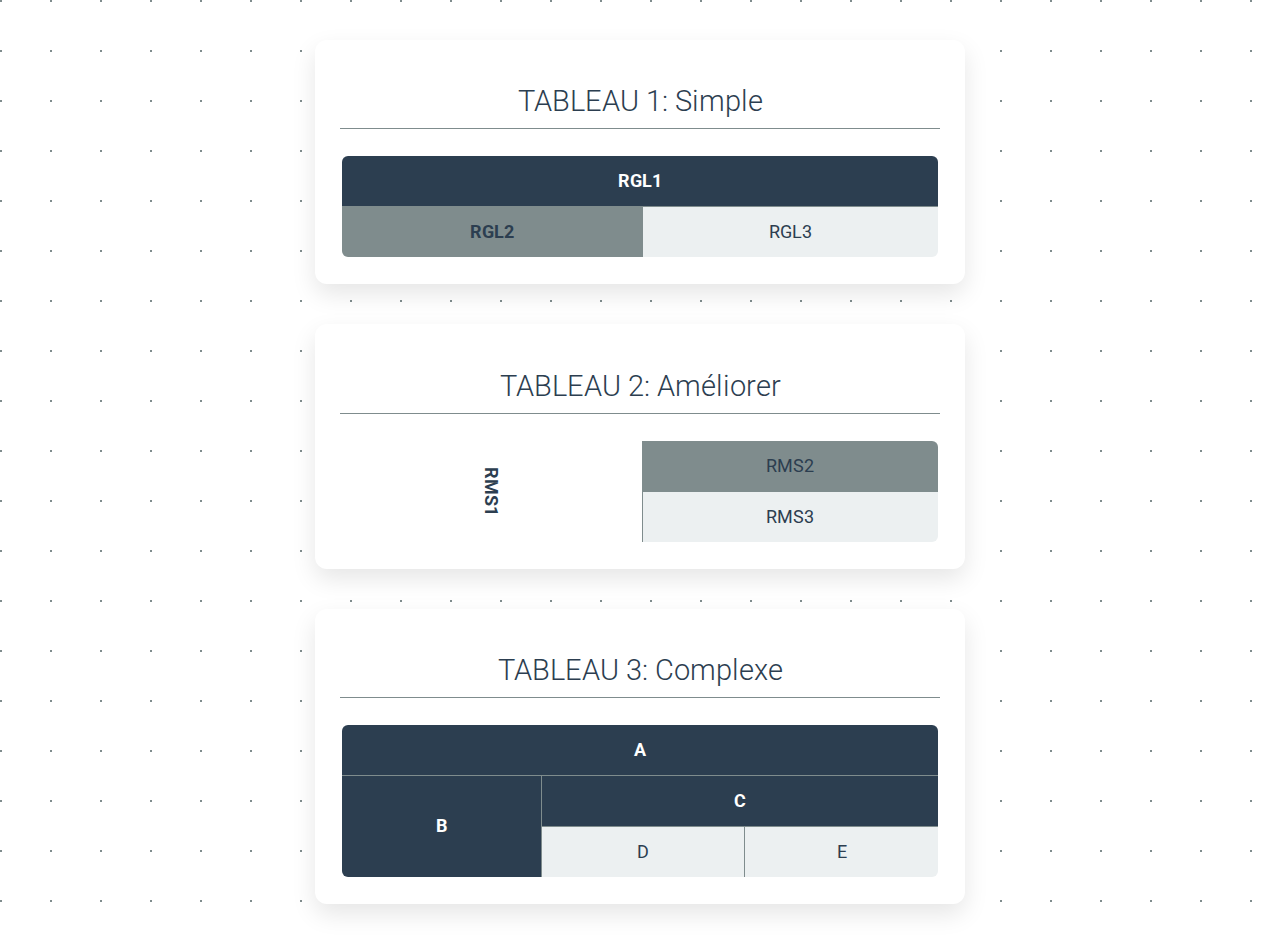
<file: page5.html>
<!DOCTYPE html>
<html lang="fr">
  <head>
    <meta charset="UTF-8" />
    <meta name="viewport" content="width=device-width, initial-scale=1.0" />
    <link rel="stylesheet" href="style.css" />
    <title>Tableaux Élégants</title>
    <link href="https://fonts.googleapis.com/css2?family=Roboto:wght@300;400;700&display=swap" rel="stylesheet">
  </head>
  <body>
    
    <div class="table-container">
      <h1>TABLEAU 1: Simple</h1>
      <table class="table-style">
        <tr>
          <td colspan="2" class="cell-main">RGL1</td>
        </tr>
        <tr>
          <td class="cell-sub"><strong>RGL2</strong></td>
          <td class="cell-detail">RGL3</td>
        </tr>
      </table>
    </div>

    <div class="table-container">
      <h1>TABLEAU 2: Améliorer</h1>
      <table class="table-style" id="tableau-rotation">
        <tr>
          <td rowspan="2" class="cell-main cell-rotate">RMS1</td>
          <td class="cell-sub">RMS2</td>
        </tr>
        <tr>
          <td class="cell-detail">RMS3</td>
        </tr>
      </table>
    </div>
    
    <div class="table-container">
      <h1>TABLEAU 3: Complexe</h1>
      <table class="table-style">
        <tr>
          <td class="cell-main" colspan="3">A</td>
        </tr>
        <tr>
          <td class="cell-main" rowspan="2">B</td>
          <td class="cell-main" colspan="2">C</td>
        </tr>
        <tr>
          <td class="cell-detail">D</td> 
          <td class="cell-detail">E</td>
        </tr>
      </table>
    </div>
    
  </body>
</html>
</file>
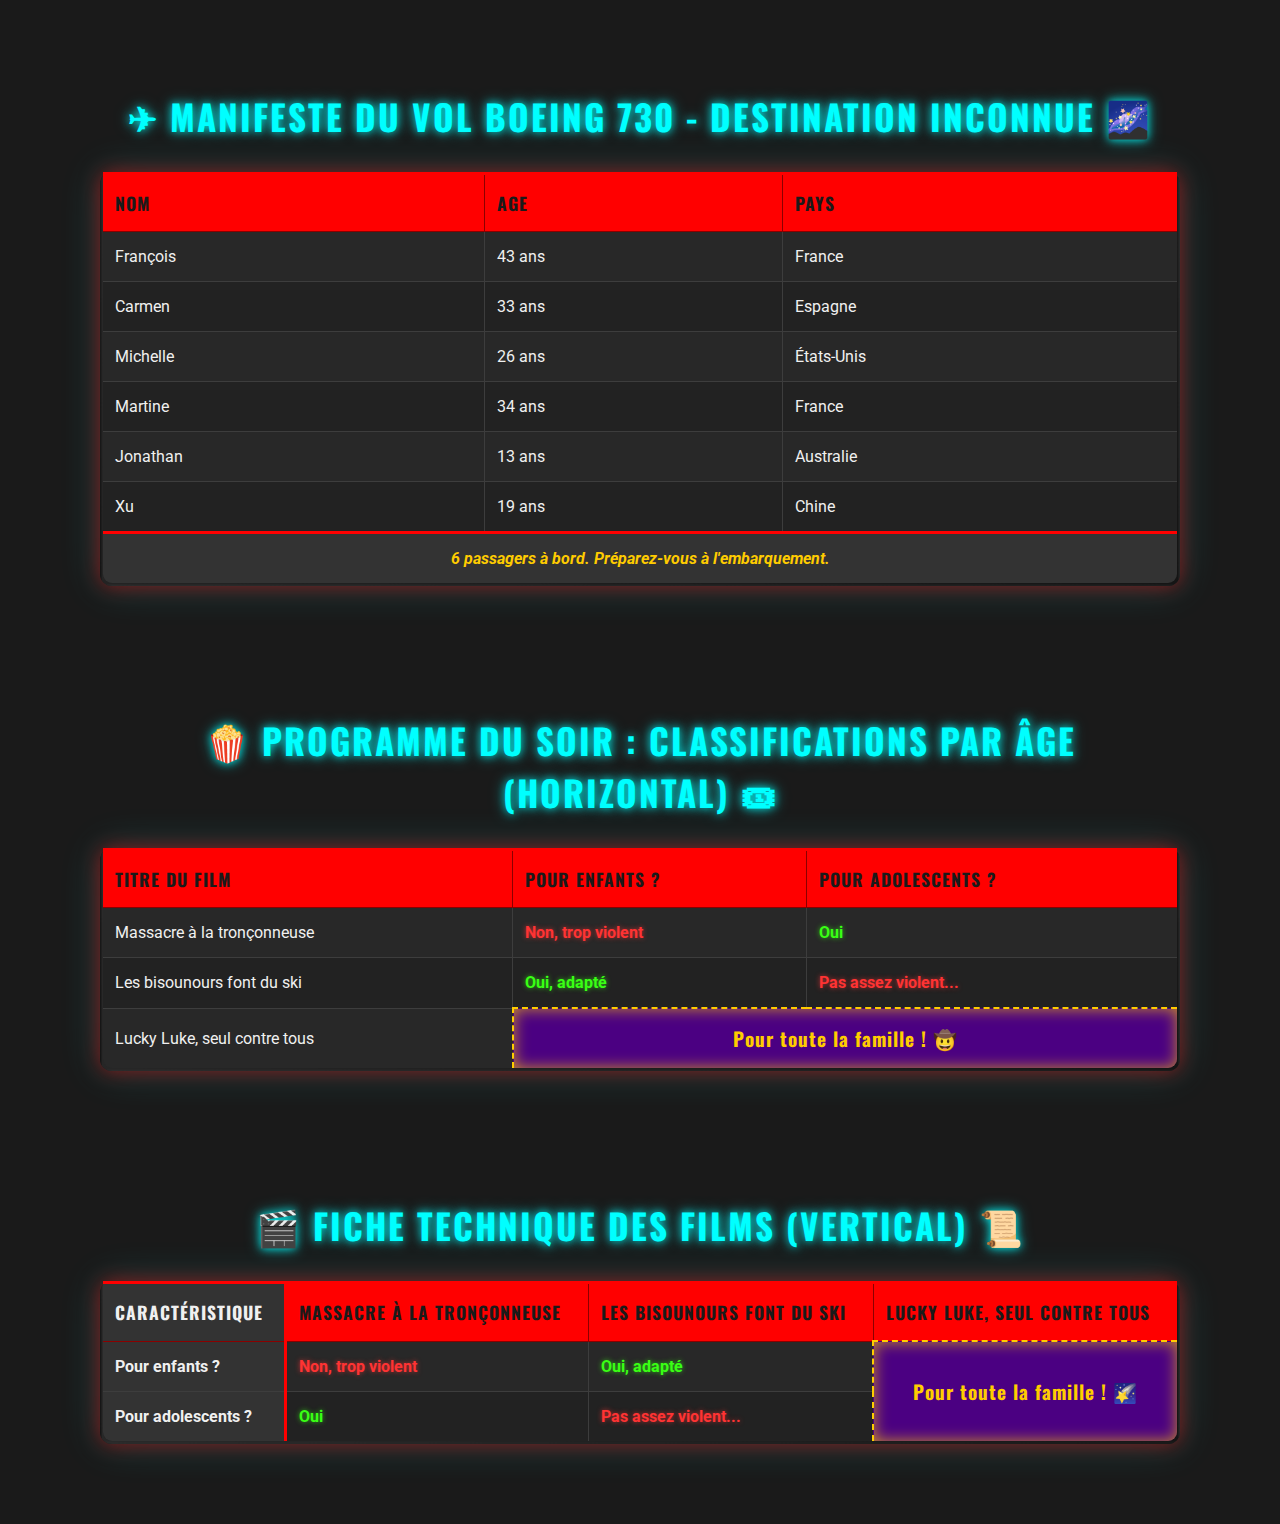
<file: tableau.html>
<!DOCTYPE html>
<html lang="fr">
<head>
	<meta charset="utf-8">
	<meta name="viewport" content="width=device-width, initial-scale=1">
	<title>Cinéma Tables</title>
    <link rel="stylesheet" href="tableau.css">
</head>
<body>
    
   <table id="flight-manifest">
    <caption>✈ Manifeste du Vol Boeing 730 - Destination Inconnue 🌌</caption>
    <thead> 
        <tr> 
            <th>Nom</th> 
            <th>Age</th> 
            <th>Pays</th> 
        </tr> 
    </thead> 
    <tbody>
        <tr>  
            <td>François</td> 
            <td>43 ans</td> 
            <td>France</td> 
        </tr> 
        <tr> 
            <td>Carmen</td> 
            <td>33 ans</td> 
            <td>Espagne</td> 
        </tr> 
        <tr> 
            <td>Michelle</td> 
            <td>26 ans</td> 
            <td>États-Unis</td> 
        </tr> 
        <tr> 
            <td>Martine</td> 
            <td>34 ans</td> 
            <td>France</td> 
        </tr> 
        <tr> 
            <td>Jonathan</td> 
            <td>13 ans</td> 
            <td>Australie</td> 
        </tr> 
        <tr> 
            <td>Xu</td> 
            <td>19 ans</td> 
            <td>Chine</td> 
        </tr> 
    </tbody> 
    <tfoot> 
        <tr> 
            <td colspan="3">6 passagers à bord. Préparez-vous à l'embarquement.</td> 
        </tr> 
    </tfoot> 
   </table>

 <br><br>

 <table id="movie-ratings-h"> 
    <caption>🍿 Programme du Soir : Classifications par Âge (Horizontal) 🎟</caption>
    <thead>
        <tr> 
            <th>Titre du film</th> 
            <th>Pour enfants ?</th> 
            <th>Pour adolescents ?</th> 
        </tr> 
    </thead>
    <tbody>
        <tr> 
            <td>Massacre à la tronçonneuse</td> 
            <td class="negative-rating">Non, trop violent</td> 
            <td class="positive-rating">Oui</td> 
        </tr> 
        <tr> 
            <td>Les bisounours font du ski</td> 
            <td class="positive-rating">Oui, adapté</td> 
            <td class="negative-rating">Pas assez violent...</td> 
        </tr> 
        <tr> 
            <td>Lucky Luke, seul contre tous</td> 
            <td colspan="2" class="all-ages">Pour toute la famille ! 🤠</td> 
        </tr> 
    </tbody>
 </table> 

 <br><br>

<table id="movie-ratings-v"> 
    <caption>🎬 Fiche Technique des Films (Vertical) 📜</caption>
    <thead>
        <tr> 
            <th class="vertical-header">Caractéristique</th> 
            <th>Massacre à la tronçonneuse</th> 
            <th>Les bisounours font du ski</th> 
            <th>Lucky Luke, seul contre tous</th> 
        </tr> 
    </thead>
    <tbody>
        <tr> 
            <th class="vertical-header">Pour enfants ?</th> 
            <td class="negative-rating">Non, trop violent</td> 
            <td class="positive-rating">Oui, adapté</td> 
            <td rowspan="2" class="all-ages">Pour toute la famille ! 🌠</td> 
        </tr> 
        <tr> 
            <th class="vertical-header">Pour adolescents ?</th> 
            <td class="positive-rating">Oui</td> 
            <td class="negative-rating">Pas assez violent...</td> 
        </tr> 
    </tbody>
</table> 

</body>
</html>
</file>
<file: index.css>
@import url('https://fonts.googleapis.com/css2?family=Quicksand:wght@500;700&display=swap');

body {
    /* Fond océan profond, texturé par un motif de vagues */
    background-color: #0077B6;
    background-image: radial-gradient(circle at 50% 100%, rgba(255, 255, 255, 0.05) 50%, transparent 50%);
    background-size: 100% 50px;
    margin: 0;
    padding: 20px 0;
    font-family: 'Quicksand', sans-serif;
}

nav ul {
    list-style: none;
    padding: 0;
    margin: 0;
}

nav li {
    border-bottom: 1px solid rgba(255, 255, 255, 0.1);
}

nav a {
    text-decoration: none;
    display: block;
    padding: 15px 20px;
    font-size: 1.2em;
    color: #E0FBFC; /* Blanc océanique clair */
    transition: all 0.4s ease;
}

/* Effet de survol : vague d'écume et sable */
nav a:hover {
    background-color: #FFC371; /* Couleur de sable */
    color: #1a1a1a;
    transform: translateX(10px); /* Vague vers la droite */
    box-shadow: inset 5px 0 0 #00A8E8; /* Ligne bleue à gauche comme une vague */
}
</file>
<file: accueil.css>
@import url('https://fonts.googleapis.com/css2?family=Pacifico&display=swap');

body {
    /* Fond de sable chaud */
    background: radial-gradient(circle at 50% 50%, #FFECD2, #FFC371); 
    color: #333;
    padding: 50px;
    font-family: 'Quicksand', sans-serif;
    text-align: center;
}

h1 {
    font-family: 'Pacifico', cursive;
    font-size: 3em;
    color: #0077B6; /* Bleu Océan */
    text-shadow: 2px 2px 0px #FFECD2, 4px 4px 0px #FF5F6D; /* Effet de contour clair/rose */
    animation: breathLight 4s infinite alternate; /* Effet de respiration de lumière */
}

@keyframes breathLight {
    from { opacity: 0.9; text-shadow: 2px 2px 0px #FFECD2; }
    to { opacity: 1; text-shadow: 2px 2px 5px #FFFFFF; }
}

p {
    font-size: 1.5em;
    color: #1a1a1a;
    background-color: rgba(255, 255, 255, 0.8);
    display: inline-block;
    padding: 10px 30px;
    border-radius: 25px;
    box-shadow: 0 5px 10px rgba(0, 0, 0, 0.1);
}
</file>
<file: CV.css>
/* Importation d'une police professionnelle (facultatif mais recommandé) */
@import url('https://fonts.googleapis.com/css2?family=Roboto:wght@300;400;700&display=swap');

/* Réinitialisation de base */
* {
    margin: 0;
    padding: 0;
    box-sizing: border-box;
}

/* -----------------------------------
   Style Général et Corps
   ----------------------------------- */
body {
    font-family: 'Roboto', sans-serif; /* Police moderne et lisible */
    line-height: 1.6; /* Améliore la lisibilité */
    background-color: #f4f7f6; /* Fond très clair */
    padding: 20px;
}

.cv-container {
    max-width: 900px; /* Limite la largeur pour une meilleure lecture */
    margin: 40px auto; /* Centre le CV sur la page */
    background-color: #ffffff; /* Fond blanc pur pour le contenu */
    padding: 50px;
    border-radius: 10px; /* Bords légèrement arrondis */
    box-shadow: 0 4px 15px rgba(0, 0, 0, 0.1); /* Ombre douce pour un effet de "feuille" */
}

/* -----------------------------------
   En-tête (Nom et Contact)
   ----------------------------------- */
.header {
    text-align: center;
    padding-bottom: 20px;
    border-bottom: 3px solid #007bff; /* Ligne de séparation de couleur (bleu professionnel) */
    margin-bottom: 30px;
}

.header h1 {
    font-size: 2.5em;
    color: #333;
    margin-bottom: 5px;
    font-weight: 700;
}

.title-profession {
    font-size: 1.2em;
    color: #555;
    font-weight: 400;
    margin-bottom: 15px;
}

.contact-info p {
    font-size: 0.9em;
    color: #666;
    margin: 3px 0;
}

.contact-info a {
    color: #007bff; /* Couleur pour les liens */
    text-decoration: none;
    transition: color 0.3s;
}

.contact-info a:hover {
    color: #0056b3;
    text-decoration: underline;
}

/* -----------------------------------
   Sections et Titres
   ----------------------------------- */
section {
    margin-bottom: 30px;
}

section h2 {
    color: #007bff; /* Couleur du titre de section */
    font-size: 1.6em;
    border-bottom: 2px solid #e0e0e0; /* Soulignement léger */
    padding-bottom: 5px;
    margin-bottom: 15px;
}

/* -----------------------------------
   Expériences et Formations
   ----------------------------------- */
.job-entry, .education-entry {
    margin-bottom: 20px;
    padding-left: 15px; /* Décalage pour un style 'timeline' */
    border-left: 3px solid #f0f0f0;
}

.job-entry h3, .education-entry h3 {
    font-size: 1.2em;
    color: #333;
    margin-bottom: 5px;
}

.company-name, .school-name {
    font-style: italic;
    color: #777;
    margin-bottom: 10px;
    display: block;
}

.job-dates {
    font-weight: bold;
    color: #555;
    font-style: normal;
}

.job-entry ul {
    list-style-type: none; /* Retirer les puces par défaut */
    padding-left: 0;
}

.job-entry ul li {
    padding-left: 1.5em; /* Espace pour une puce personnalisée */
    position: relative;
    margin-bottom: 8px;
    font-size: 0.95em;
}

.job-entry ul li:before {
    content: '•'; /* Puce personnalisée (cercle) */
    position: absolute;
    left: 0;
    color: #007bff; /* Couleur de la puce */
    font-weight: bold;
    display: inline-block;
    width: 1em;
}

/* -----------------------------------
   Compétences (Skills)
   ----------------------------------- */
.skills-list {
    list-style-type: none;
    padding-left: 0;
}

.skills-list li {
    background-color: #e9f5ff; /* Fond bleu très pâle pour les tags */
    color: #007bff;
    display: inline-block;
    padding: 6px 12px;
    margin: 5px 8px 5px 0;
    border-radius: 5px;
    font-size: 0.9em;
    font-weight: 500;
}

/* Option pour le body ou un header de section */
body {
    /* REMPLACEZ le background existant par celui-ci si vous voulez le motif */
    
    /* 1. Couleur de base */
    background-color: #f4f7f6; 
    
    /* 2. Le motif de points (très pâle) */
    background-image: radial-gradient(#d3d3d3 1px, transparent 0);
    background-size: 15px 15px; /* Espace entre les points */
    
    /* 3. Assurez-vous que le CV est bien mis en évidence */
    display: flex; 
    justify-content: center;
    align-items: center;
    min-height: 100vh;
}
.section-profile {
    /* Ligne décorative en bas de section */
    border-bottom: 1px solid #e0e0e0;
    /* Marge pour séparer */
    margin-bottom: 20px;
    padding-bottom: 20px;
}
.skills-list li {
    background-color: #e9f5ff; /* Fond Bleu TRES PÂLE */
    color: #007bff; /* Texte Bleu accent */
    display: inline-block;
    padding: 6px 12px;
    margin: 5px 8px 5px 0;
    border-radius: 5px; /* Douceur des coins */
    font-size: 0.9em;
    font-weight: 500;
    /* Ajout d'une ombre légère pour un effet 3D subtil */
    box-shadow: 0 1px 3px rgba(0, 0, 0, 0.05); 
}
</file>
<file: entete.css>
/* Import de polices pour un style décontracté et lisible */
@import url('https://fonts.googleapis.com/css2?family=Pacifico&family=Quicksand:wght@500;700&display=swap');

body {
    margin: 0;
    padding: 0;
    /* Dégradé du ciel au coucher du soleil (Orange, Rose, Bleu) */
    background: linear-gradient(90deg, #FFC371, #FF5F6D, #5D2350);
    background-size: 300% 100%;
    animation: sunsetShift 20s ease infinite alternate; /* Mouvement lent du dégradé */
    display: flex;
    align-items: center;
    justify-content: space-between;
    height: 100%;
    color: white;
}

@keyframes sunsetShift {
    0% { background-position: 0% 50%; }
    100% { background-position: 100% 50%; }
}

header {
    width: 100%;
    display: flex;
    justify-content: space-between;
    align-items: center;
    padding: 0 20px;
    box-shadow: 0 4px 15px rgba(0, 0, 0, 0.2);
}

header h1 {
    font-family: 'Pacifico', cursive; /* Style manuscrit et joyeux */
    font-size: 2em;
    text-shadow: 2px 2px 5px rgba(0, 0, 0, 0.4);
    margin: 0;
    color: #FFFFFF;
}

.logo-left img, .logo-right img {
    max-height: 70px;
    border-radius: 50%; /* Logos ronds comme le soleil */
    box-shadow: 0 0 10px rgba(255, 255, 255, 0.7); /* Effet lumineux */
}
</file>
<file: Formulaire.css>
/* -----------------------------------
   Style Général du Corps (body)
   ----------------------------------- */
body {
    font-family: 'Segoe UI', Tahoma, Geneva, Verdana, sans-serif; /* Police moderne et lisible */
    background-color: #f4f7f6; /* Arrière-plan très clair */
    display: flex; /* Centrer le formulaire */
    justify-content: center;
    align-items: center;
    min-height: 100vh;
    margin: 0;
    padding: 20px;
}

/* -----------------------------------
   Style du Conteneur Principal (form)
   ----------------------------------- */
form {
    background-color: #ffffff; /* Fond blanc pur pour le formulaire */
    padding: 40px;
    border-radius: 12px; /* Coins arrondis pour un look doux */
    box-shadow: 0 4px 20px rgba(0, 0, 0, 0.1); /* Ombre subtile pour le faire ressortir */
    width: 100%;
    max-width: 600px; /* Limiter la largeur pour la lisibilité */
}

/* -----------------------------------
   Style des Sections (fieldset ou div)
   ----------------------------------- */
fieldset, .section-box {
    border: none; /* Retirer la bordure par défaut de fieldset */
    padding: 0;
    margin-bottom: 30px;
    border-bottom: 2px solid #e0e0e0; /* Séparateur léger */
    padding-bottom: 20px;
}

fieldset:last-of-type, .section-box:last-of-type {
    border-bottom: none;
    margin-bottom: 0;
    padding-bottom: 0;
}

/* -----------------------------------
   Style des Étiquettes (labels)
   ----------------------------------- */
label {
    display: block; /* Mettre l'étiquette sur une ligne séparée */
    margin-bottom: 8px;
    font-weight: 600; /* Texte de l'étiquette en gras */
    color: #333;
}

/* -----------------------------------
   Style des Champs de Saisie (input, textarea)
   ----------------------------------- */
input[type="text"],
input[type="email"],
textarea {
    width: calc(100% - 20px); /* Toute la largeur moins le padding */
    padding: 10px;
    margin-bottom: 15px;
    border: 1px solid #ccc; /* Bordure discrète */
    border-radius: 6px;
    box-sizing: border-box; /* S'assurer que padding et border ne changent pas la largeur */
    transition: border-color 0.3s, box-shadow 0.3s; /* Transition douce pour l'effet de focus */
}

input[type="text"]:focus,
input[type="email"]:focus,
textarea:focus {
    border-color: #007bff; /* Bordure bleue au focus */
    box-shadow: 0 0 5px rgba(0, 123, 255, 0.5); /* Ombre légère au focus */
    outline: none; /* Retirer la bordure de focus par défaut du navigateur */
}

textarea {
    resize: vertical; /* Permettre uniquement le redimensionnement vertical */
    min-height: 100px;
}

/* -----------------------------------
   Style des Boutons Radio (radio)
   ----------------------------------- */
.radio-group label {
    display: inline-block; /* Aligner les options sur la même ligne */
    margin-right: 15px;
    font-weight: normal;
    cursor: pointer;
}

/* -----------------------------------
   Style des Boutons (submit et reset)
   ----------------------------------- */
button,
input[type="submit"],
input[type="reset"] {
    padding: 12px 25px;
    border: none;
    border-radius: 6px;
    cursor: pointer;
    font-size: 16px;
    font-weight: bold;
    transition: background-color 0.3s, transform 0.2s;
    margin-right: 15px;
}

/* Bouton "Soumettre" */
input[type="submit"] {
    background-color: #007bff; /* Bleu primaire */
    color: white;
}

input[type="submit"]:hover {
    background-color: #0056b3; /* Bleu plus foncé au survol */
    transform: translateY(-2px); /* Léger soulèvement */
}

/* Bouton "Réinitialiser" */
input[type="reset"] {
    background-color: #6c757d; /* Gris secondaire */
    color: white;
}

input[type="reset"]:hover {
    background-color: #5a6268;
    transform: translateY(-2px);
}
body {
    /* ... autres styles de body ... */

    background: linear-gradient(135deg, #e0eafc 0%, #cfdef3 100%); 
    /* Ce dégradé va d'un bleu très pâle à un gris clair, en diagonale (135 degrés) */
    
    /* Assurez-vous d'avoir toujours ces propriétés si vous utilisez un dégradé ou une image */
    display: flex; 
    justify-content: center;
    align-items: center;
    min-height: 100vh;
    margin: 0;
}
</file>
<file: Page1.css>
/* 1. Base et Réinitialisation */
:root {
    --main-bg-color: #1c1c1c; /* Fond sombre */
    --text-color: #f0f0f0; /* Texte clair */
    --accent-color: #ff6600; /* Orange vif pour l'accentuation */
    --secondary-color: #333333; /* Gris foncé pour les cartes */
}

* {
    margin: 0;
    padding: 0;
    box-sizing: border-box;
}

body {
    font-family: 'Roboto', sans-serif;
    background-color: var(--main-bg-color);
    color: var(--text-color);
    line-height: 1.6;
}

/* 2. En-tête (Header) et Navigation */
.site-header {
    background-color: #252525;
    box-shadow: 0 4px 15px rgba(0, 0, 0, 0.5);
    padding: 15px 50px;
}

.navbar {
    display: flex;
    justify-content: space-between;
    align-items: center;
    max-width: 1200px;
    margin: 0 auto;
}

.logo {
    font-size: 1.5em;
    font-weight: 700;
    color: var(--accent-color);
    text-decoration: none;
}

.nav-list {
    list-style: none;
    display: flex;
}

.nav-list a {
    color: var(--text-color);
    text-decoration: none;
    padding: 10px 15px;
    transition: color 0.3s, background-color 0.3s;
    border-radius: 5px;
}

.nav-list a:hover {
    color: var(--accent-color);
    background-color: var(--secondary-color);
}

/* 3. Section Héro (Bienvenue) */
.hero-section {
    height: 70vh; /* 70% de la hauteur de la vue */
    display: flex;
    justify-content: center;
    align-items: center;
    text-align: center;
    /* Petit dégradé subtil pour le fond */
    background: linear-gradient(135deg, var(--main-bg-color), #0a0a0a); 
    border-bottom: 3px solid var(--accent-color);
}

.hero-content h1 {
    font-size: 3.5em;
    margin-bottom: 10px;
    color: var(--accent-color);
}

.hero-content h2 {
    font-size: 2.2em;
    margin-bottom: 20px;
    color: #ffffff;
}

.hero-content p {
    font-size: 1.2em;
    margin-bottom: 30px;
    color: #cccccc;
}

.btn-cta {
    display: inline-block;
    background-color: var(--accent-color);
    color: var(--main-bg-color);
    padding: 12px 30px;
    text-decoration: none;
    font-weight: 700;
    border-radius: 50px;
    transition: background-color 0.3s, transform 0.2s;
}

.btn-cta:hover {
    background-color: #ff8533;
    transform: translateY(-2px); /* Petit effet de soulèvement */
}

/* 4. Section d'Information (Cartes) */
.info-section {
    padding: 50px 20px;
    max-width: 1200px;
    margin: 0 auto;
    text-align: center;
}

.info-section h3 {
    font-size: 2em;
    margin-bottom: 30px;
    color: var(--accent-color);
}

.card-container {
    display: flex;
    justify-content: space-around;
    gap: 20px;
}

.card {
    background-color: var(--secondary-color);
    padding: 25px;
    border-radius: 10px;
    box-shadow: 0 8px 15px rgba(0, 0, 0, 0.3);
    flex: 1;
    transition: transform 0.3s;
    border-top: 3px solid var(--accent-color);
}

.card:hover {
    transform: translateY(-5px); /* Effet de profondeur au survol */
}

.card h4 {
    color: var(--accent-color);
    margin-bottom: 10px;
    font-size: 1.4em;
}

/* 5. Pied de Page (Footer) */
.site-footer {
    background-color: #252525;
    text-align: center;
    padding: 20px;
    margin-top: 40px;
    border-top: 1px solid var(--secondary-color);
}

.site-footer p {
    font-size: 0.9em;
    color: #999999;
}
</file>
<file: Page2.css>
/* 1. Définition des Variables et Font (Style Vinted) */
:root {
    --color-main: #00b991;     /* Vert Vinted (Turquoise foncé) */
    --color-light: #e0f2f1;    /* Vert très pâle pour les fonds légers */
    --color-text-dark: #2c3e50; /* Gris-bleu foncé pour le texte principal */
    --color-text-body: #607d8b; /* Gris subtil pour le corps du texte */
    --font-primary: 'Helvetica Neue', Helvetica, Arial, sans-serif; /* Police claire et moderne */
}

/* 2. Style de Base et Typographie */
body {
    font-family: var(--font-primary);
    margin: 0;
    padding: 0;
    background-color: var(--color-light); /* Fond très clair */
    color: var(--color-text-body);
    line-height: 1.6;
    min-height: 100vh;
}

/* Conteneur principal : Style "Card" moderne */
body > * {
    max-width: 800px;
    margin: 30px auto;
    padding: 35px;
    background-color: white; 
    border-radius: 8px; /* Coins légèrement arrondis */
    /* Ombre subtile pour donner de la profondeur sans être lourd */
    box-shadow: 0 4px 12px rgba(0, 0, 0, 0.08); 
    border-top: 5px solid var(--color-main); /* Touche de couleur en haut */
}

/* 3. Titres et Hiérarchie */
h1 {
    color: var(--color-main);
    font-size: 2.5em;
    font-weight: 700;
    text-align: center;
    text-transform: uppercase;
    letter-spacing: 2px;
    margin-bottom: 30px;
}

h2 {
    color: var(--color-text-dark);
    font-size: 1.8em;
    font-weight: 600;
    /* Sous-ligne subtile */
    border-bottom: 2px solid var(--color-light); 
    padding-bottom: 8px;
    margin-top: 40px;
}

h3, h4 {
    color: var(--color-text-dark);
    margin-top: 25px;
    font-weight: 500;
}

/* 4. Texte et Paragraphes */
p {
    font-size: 1em;
    line-height: 1.8;
    margin-bottom: 15px;
}

/* Mise en évidence du texte (Italique) */
em {
    color: var(--color-main);
    font-weight: 600;
}

/* Style de la boîte de citation (Fable) */
blockquote {
    border-left: 4px solid var(--color-main); /* Ligne de couleur Vinted */
    background-color: var(--color-light);
    padding: 20px 30px;
    margin: 30px 0;
    border-radius: 4px;
    font-style: italic;
    color: var(--color-text-dark);
    /* Animation subtile de survol pour imiter les cartes interactives */
    transition: box-shadow 0.3s, transform 0.3s;
}

blockquote:hover {
    /* Augmenter l'ombre et la soulever légèrement au survol */
    box-shadow: 0 6px 15px rgba(0, 0, 0, 0.15);
    transform: translateY(-2px); 
}

/* 5. Effets de Couleurs Vinted */

/* Accentuation sur le nom et la date */
p strong {
    color: var(--color-main);
    font-weight: 700;
}

/* Accentuation de la première ligne d'un paragraphe */
p:nth-of-type(3) { /* Paragraphe d'histoire */
    border-top: 1px solid var(--color-light);
    padding-top: 15px;
}

/* Style pour la première lettre du paragraphe d'histoire */
p:nth-of-type(3)::first-letter {
    float: left;
    font-size: 3em;
    line-height: 1;
    padding-right: 8px;
    font-weight: 700;
    color: var(--color-main);
}
</file>
<file: Page3.css>
/* 1. Variables et Fonts Néo-Rétro */
:root {
    --color-bg-dark: #0f0f1d;          /* Bleu très foncé, presque noir */
    --color-neon-cyan: #00ffff;        /* Cyan Néon */
    --color-neon-magenta: #ff00ff;     /* Magenta Néon */
    --color-grid: rgba(0, 255, 255, 0.1); /* Lignes de grille transparentes */
    --font-heading: 'Orbitron', sans-serif; /* Titres futuristes */
    --font-body: 'Share Tech Mono', monospace; /* Texte du corps "code" */
}

/* 2. Style de Base et Fond Animé */
body {
    font-family: var(--font-body);
    margin: 0;
    padding: 0;
    color: var(--color-neon-cyan);
    background-color: var(--color-bg-dark);
    line-height: 1.6;
    min-height: 100vh;
    /* Motif de grille et scanlines pour l'effet Néo-Rétro */
    background-image: 
        repeating-linear-gradient(0deg, var(--color-grid), var(--color-grid) 1px, transparent 1px, transparent 30px),
        repeating-linear-gradient(90deg, var(--color-grid), var(--color-grid) 1px, transparent 1px, transparent 30px);
    background-size: 30px 30px;
    animation: scanlines 5s linear infinite; /* Animation de la grille */
}

@keyframes scanlines {
    to { background-position: 0 30px; }
}
/* 3. Logos (Barre Fixe en Haut) */
.logos-container {
    display: flex;
    justify-content: space-between;
    align-items: center;
    padding: 20px 50px;

    top: 0;
    left: 0;
    width: 100%;
    /* Utiliser un fond très sombre mais plus transparent pour l'intégration */
    background-color: rgba(15, 15, 30, 0.7); /* Plus transparent */
    box-shadow: 0 0 15px rgba(0, 255, 255, 0.2); /* Ombre diffuse et légère */
    z-index: 1000;
}

.logos-container img {
    /* Nouvelle taille pour élargir les logos */
    height: 80px; /* Augmenter la hauteur pour des logos plus larges */
    width: auto; 
    transition: filter 0.4s, transform 0.4s;

    /* --- EFFET POUR ENLEVER LE FOND BLANC ET INTÉGRER --- */
    /* Si les logos ont un fond blanc, ce filtre va le rendre transparent ou l'atténuer. */
    /* Le 'drop-shadow' donne un effet lumineux sans bordure. */
    
    /* Option 1: Si les logos ont un fond blanc net (le plus probable) */
    /* Utilisez 'filter: drop-shadow' pour donner une aura lumineuse et ignorer le fond blanc. */
    /* Et potentiellement 'invert' si le logo est noir sur blanc et que vous voulez le changer. */
    
    /* Pour la plupart des logos, essayez ceci: */
    filter: drop-shadow(0 0 5px rgba(0, 255, 255, 0.5)); /* Une aura lumineuse discrète */
    
    /* Si vos logos sont noirs sur fond blanc et que vous voulez les rendre clairs sur fond sombre, ajoutez: */
    /* filter: invert(1) drop-shadow(0 0 5px rgba(0, 255, 255, 0.5)); */
    /* Mais testez d'abord sans invert(1) */
}

.logos-container a:hover img {
    /* Effet de survol renforcé */
    filter: drop-shadow(0 0 15px var(--color-neon-magenta)) brightness(1.2); /* Plus de brillance et d'ombre */
    transform: scale(1.15); /* Zoom plus important au survol */
}

/* Autres sections, comme le H1, restent inchangées ou ajustées précédemment */
.content h1 {
    font-size: 2.8em; /* Légèrement plus grand que 2.5em si vous voulez, mais moins que l'original */
    margin-top: 100px; 
    text-shadow: 0 0 10px var(--color-neon-magenta);
}

.profile-photo {
    height: 200px; /* Élargir la photo de profil également pour plus d'impact */
    width: 200px;
    border: 7px solid var(--color-neon-magenta); /* Bordure légèrement plus épaisse */
    box-shadow: 0 0 25px var(--color-neon-magenta);
}
.profile-photo:hover {
    transform: rotate(360deg) scale(1.05); /* Zoom léger en plus de la rotation */
}



/* 4. Contenu Principal */
.content-wrapper {
    max-width: 900px;
    margin: 150px auto 40px auto; /* Espace pour la barre fixe */
    padding: 0 20px;
}

.content {
    text-align: center;
    margin-bottom: 40px;
}

h1 {
    font-family: var(--font-heading);
    color: var(--color-neon-magenta);
    font-size: 3.5em;
    text-shadow: 0 0 10px var(--color-neon-magenta), 0 0 20px var(--color-neon-magenta); /* Effet Néon */
    margin-top: 0;
    animation: glitch 3s infinite; /* Animation de Glitch */
}

@keyframes glitch {
    0% { text-shadow: 0.05em 0 0 var(--color-neon-cyan), -0.05em 0 0 var(--color-neon-magenta); }
    14% { text-shadow: none; }
    15% { text-shadow: 0.05em 0 0 var(--color-neon-cyan), -0.05em 0 0 var(--color-neon-magenta); }
    16% { text-shadow: none; }
    /* ... variations subtiles ... */
    100% { text-shadow: 0.05em 0 0 var(--color-neon-cyan), -0.05em 0 0 var(--color-neon-magenta); }
}

h2 {
    color: var(--color-neon-cyan);
    font-size: 2em;
    font-weight: 400;
    border-bottom: 1px solid var(--color-neon-cyan);
    padding-bottom: 5px;
}

/* 5. Section et Blocs d'Information */
.section {
    background: rgba(30, 30, 50, 0.8); /* Bloc de données semi-transparent */
    padding: 25px;
    margin-bottom: 25px;
    border-radius: 8px;
    border: 1px solid var(--color-neon-cyan);
    box-shadow: 0 0 15px rgba(0, 255, 255, 0.3);
    transition: transform 0.3s, box-shadow 0.3s;
}

.section:hover {
    transform: translateY(-5px); /* Se soulève au survol */
    box-shadow: 0 0 25px var(--color-neon-magenta);
}

.section h3 {
    color: var(--color-neon-magenta);
    font-family: var(--font-heading);
    text-transform: uppercase;
    border-bottom: 2px solid var(--color-neon-cyan);
    padding-bottom: 5px;
    margin-top: 0;
    margin-bottom: 15px;
}

/* 6. Mise en forme de la Photo */
.profile-photo {
    display: block;
    width: 180px;
    height: 180px;
    object-fit: cover;
    border-radius: 50%; /* Forme circulaire */
    border: 5px solid var(--color-neon-magenta);
    margin: 30px auto;
    box-shadow: 0 0 20px var(--color-neon-magenta);
    transition: transform 0.5s;
    filter: saturate(1.5); /* Couleurs plus intenses */
}
.profile-photo:hover {
    transform: rotate(360deg); /* La photo tourne au survol ! */
}

/* 7. Listes et Infos (Détails) */
ul {
    list-style: none;
    padding: 0;
}

li {
    background: var(--color-bg-dark);
    padding: 8px 15px;
    margin-bottom: 8px;
    border-radius: 4px;
    border-left: 5px solid var(--color-neon-cyan);
    transition: border-color 0.3s, background 0.3s;
}

li:hover {
    border-left-color: var(--color-neon-magenta);
    background: rgba(40, 40, 70, 0.8);
}

.section p span {
    color: var(--color-neon-magenta);
    font-weight: bold;
}
</file>
<file: Code.css>
/* 1. Variables de Couleur (Palette Forêt) */
:root {
    --color-feuille-claire: #a3b899; /* Vert menthe doux */
    --color-mousse: #778859;       /* Vert mousse profond */
    --color-terre: #4f3b3b;        /* Brun terre foncé */
    --color-tronc: #352f2b;        /* Brun très foncé pour le texte */
    --color-sable: #f4f2e9;        /* Blanc cassé / Crème */
    
    --font-heading: 'Merriweather', serif; /* Serif Classique pour les titres */
    --font-body: 'Lato', sans-serif;      /* Sans-serif moderne pour le corps */
}

/* 2. Style de Base et Fond Paysage */
body {
    font-family: var(--font-body);
    margin: 0;
    padding: 40px 0;
    line-height: 1.6;
    color: var(--color-tronc);
    min-height: 100vh;
    
    /* Fond : Dégradé doux et motif texturé pour l'effet "Paysage" */
    background: 
        /* Motif subtil de papier/texture */
        url('data:image/svg+xml;utf8,<svg xmlns="http://www.w3.org/2000/svg" width="4" height="4"><rect width="4" height="4" fill="%23f4f2e9"/><path d="M0 0h1v1H0zM2 2h1v1H2z" fill="%23e8e6df" opacity="0.5"/></svg>'),
        /* Dégradé doux de vert clair à brun terre */
        linear-gradient(to bottom right, var(--color-sable), var(--color-feuille-claire)); 
    background-blend-mode: multiply; /* Fusionne le motif avec le dégradé */
}

/* 3. Conteneurs de Section (Blocs organiques) */
.section-container {
    max-width: 800px;
    margin: 30px auto;
    padding: 30px;
    background-color: rgba(255, 255, 255, 0.95); /* Blanc semi-transparent */
    border-radius: 15px; /* Coins arrondis, aspect plus doux */
    box-shadow: 0 5px 15px rgba(0, 0, 0, 0.1);
    border-left: 5px solid var(--color-mousse); /* Bordure latérale verte (mousse) */
    transition: transform 0.3s;
}

.section-container:hover {
    transform: translateY(-3px); /* Effet de légèreté */
}

/* 4. Titres */
h1 {
    font-family: var(--font-heading);
    color: var(--color-mousse);
    font-size: 2.8em;
    font-weight: 700;
    text-align: center;
    margin-bottom: 20px;
}

h2 {
    font-family: var(--font-heading);
    color: var(--color-terre);
    font-size: 1.8em;
    border-bottom: 2px solid var(--color-feuille-claire);
    padding-bottom: 5px;
    margin-top: 20px;
}

/* 5. Listes et Définitions (Mise en valeur organique) */
ul, ol, dl {
    margin-left: 20px;
}

/* Toutes les puces (li) */
li, dd {
    font-size: 1.1em;
    padding: 5px 0;
    border-bottom: 1px dotted var(--color-sable);
    transition: background-color 0.3s;
}

li:hover {
    background-color: var(--color-sable); /* Survol très léger */
}

/* Définitions */
dt {
    font-weight: bold;
    color: var(--color-mousse);
    margin-top: 10px;
}

/* Listes non ordonnées: Utiliser une image personnalisée pour les puces */
ul:not(.pas_de_retrait) li {
    /* Utilisation d'un caractère UTF-8 (feuille ou goutte) pour la puce personnalisée */
    list-style: none;
}
ul:not(.pas_de_retrait) li::before {
    content: "🌿"; /* Emoji Feuille pour la puce */
    color: var(--color-mousse);
    font-size: 0.8em;
    margin-right: 10px;
}

/* Listes ordonnées: Numérotation en couleur */
ol li {
    color: var(--color-tronc);
}

/* 6. Styles spécifiques aux démonstrations de listes */

/* Retrait */
.pas_de_retrait {
    padding-left: 0;
    list-style-position: inside;
}

/* Types de Puces UL */
.puce1 li::before { content: "🌼"; } /* Circle */
.puce2 li::before { content: "🌲"; } /* Square */
.puce3 li::before { content: ""; }   /* None */

/* Types de Puces OL (Numérotation) */
.commence_a_zero { list-style-type: decimal-leading-zero; }
.lettres_minuscules { list-style-type: lower-alpha; }
.chiffres_romains { list-style-type: upper-roman; }
.lettres_grecques { list-style-type: lower-greek; }


/* 7. Styles pour le Récit Personnel */
.recit-personnel p {
    font-family: var(--font-heading);
    font-size: 1.2em;
    font-style: italic;
    padding: 8px 0;
}

#premier {
    color: var(--color-mousse);
    border-left: 4px solid var(--color-mousse);
    padding-left: 10px;
}

#second {
    color: var(--color-tronc);
    text-align: right;
    border-right: 4px solid var(--color-terre);
    padding-right: 10px;
}

.separation {
    border: 0;
    height: 1px;
    background-image: linear-gradient(to right, rgba(0, 0, 0, 0), var(--color-terre), rgba(0, 0, 0, 0));
}
</file>
<file: style.css>
/* 1. Variables de Couleurs (Nuances de Gris) */
:root {
    --color-dark-slate: #2c3e50;    /* Gris ardoise foncé (Textes/Bordures) */
    --color-medium-gray: #7f8c8d;   /* Gris moyen (Accentuation) */
    --color-light-mist: #ecf0f1;    /* Gris brumeux clair (Fond du tableau) */
    --color-background: #f7f9fa;    /* Blanc cassé très léger */
    --color-shadow: rgba(0, 0, 0, 0.1);
}

/* 2. Fond "Pluie/Brume" */
body {
    font-family: 'Roboto', sans-serif;
    margin: 0;
    padding: 0;
    color: var(--color-dark-slate);
    min-height: 100vh;
    
    /* Dégradé doux pour l'effet de brume */
    background: linear-gradient(180deg, var(--color-background) 0%, #e8e8e8 100%); 
    
    /* Ajout d'une texture très subtile pour l'effet de pluie/gouttelettes */
    background-image: radial-gradient(circle at 1px 1px, var(--color-medium-gray) 1px, transparent 0);
    background-size: 50px 50px;
}

/* 3. Conteneur Général du Tableau */
.table-container {
    max-width: 600px;
    margin: 40px auto;
    padding: 25px;
    background-color: white;
    border-radius: 12px;
    box-shadow: 0 10px 25px var(--color-shadow);
    transition: box-shadow 0.3s, transform 0.3s;
}

.table-container:hover {
    box-shadow: 0 15px 35px var(--color-shadow);
    transform: translateY(-2px);
}

/* 4. Titres */
h1 {
    font-weight: 300; /* Police légère */
    font-size: 1.8em;
    color: var(--color-dark-slate);
    text-align: center;
    border-bottom: 1px solid var(--color-medium-gray);
    padding-bottom: 10px;
    margin-bottom: 25px;
}

/* 5. Style du Tableau */
.table-style {
    width: 100%;
    border-collapse: collapse; /* Bordures nettes */
    border: 2px solid var(--color-dark-slate);
    border-radius: 8px;
    overflow: hidden; /* Assure que le border-radius fonctionne */
}

td {
    padding: 15px 10px;
    border: 1px solid var(--color-medium-gray);
    text-align: center;
    font-size: 1.1em;
    transition: background-color 0.3s;
}

td:hover {
    background-color: var(--color-light-mist);
}

/* Styles spécifiques aux classes de cellules */
.cell-main {
    background-color: var(--color-dark-slate);
    color: white;
    font-weight: 700;
}

.cell-sub {
    background-color: var(--color-medium-gray);
    color: var(--color-dark-slate);
    font-weight: 400;
}

.cell-detail {
    background-color: var(--color-light-mist);
    color: var(--color-dark-slate);
}

/* 6. EFFET DE ROTATION POUR RMS1 (Tableau 2) */
#tableau-rotation .cell-rotate {
    /* Retirer la couleur de fond pour un effet visuel de bordure */
    background-color: transparent; 
    border-color: var(--color-medium-gray);
    color: var(--color-dark-slate);
    
    /* Transformation CSS pour renverser le contenu de 180 degrés */
    transform: rotate(90deg); 
    transition: transform 0.5s;
    
    /* S'assure que la rotation se fait bien */
    display: table-cell; 
    vertical-align: middle;
}
</file>
<file: tableau.css>
/* Importation d'une police dramatique et moderne */
@import url('https://fonts.googleapis.com/css2?family=Oswald:wght@500;700&family=Roboto:wght@400;700&display=swap');

/* --- Style Général Cinéma --- */
body {
    background-color: #1a1a1a; /* Fond charbon/noir très sombre */
    color: #f0f0f0; /* Texte blanc cassé pour le contraste */
    font-family: 'Roboto', sans-serif;
    padding: 40px;
    margin: 0;
    text-align: center;
}

/* --- Style Général des Tableaux --- */
table {
    width: 90%;
    margin: 40px auto;
    border-collapse: collapse;
    /* Ombre dramatique simulant un néon rouge et cyan */
    box-shadow: 0 0 20px rgba(255, 0, 0, 0.5), 
                0 0 40px rgba(0, 255, 255, 0.2); 
    background: linear-gradient(145deg, #2b2b2b, #151515); /* Dégradé sombre subtil */
    border-radius: 12px;
    overflow: hidden; 
    border: 3px solid #ff0000; /* Bordure principale rouge vif */
}

/* Style de la Légende (Titre du Film/Manifeste) */
caption {
    font-family: 'Oswald', sans-serif;
    font-size: 2.2em;
    font-weight: 700;
    margin-bottom: 20px;
    color: #00ffff; /* Couleur néon cyan */
    text-shadow: 0 0 8px rgba(0, 255, 255, 0.8), 0 0 15px rgba(0, 255, 255, 0.5); /* Effet de lueur néon */
    padding: 10px;
    letter-spacing: 2px;
    text-transform: uppercase;
}

/* Style des Cellules (TH et TD) */
th, td {
    padding: 15px 12px;
    border: 1px solid #3d3d3d; /* Lignes de séparation sombres */
    text-align: left;
    transition: background-color 0.3s, color 0.3s, transform 0.3s;
}

/* Style de l'En-tête du Tableau (THEAD) */
thead th {
    background-color: #ff0000; /* En-tête rouge vif */
    color: #1a1a1a; /* Texte foncé sur rouge */
    font-family: 'Oswald', sans-serif;
    font-size: 1.1em;
    letter-spacing: 1px;
    border-color: #8b0000; 
    text-transform: uppercase;
}

/* Style du Pied de Tableau (TFOOT) */
tfoot td {
    background-color: #333;
    color: #ffcc00; /* Or/Jaune pour les informations importantes */
    font-style: italic;
    font-weight: 700;
    text-align: center;
    border-top: 3px solid #ff0000;
}

/* Bandes Zébrées (Lignes Alternées) */
tbody tr:nth-child(even) {
    background-color: #222222; 
}
tbody tr:nth-child(odd) {
    background-color: #282828; 
}

/* Effet de Survol Interactif (Spotlight) */
tbody tr:hover {
    background-color: #404040; 
    color: #00ffff; /* Changement de couleur du texte en néon */
    transform: scale(1.01); /* Léger zoom */
    box-shadow: inset 0 0 10px rgba(0, 255, 255, 0.5); /* Lueur intérieure au survol */
}

/* --- Styles Spécifiques aux Classifications de Films --- */

/* Cellule de Classification Positive (Vert Néon) */
.positive-rating {
    color: #39ff14; 
    font-weight: 700;
    text-shadow: 0 0 5px rgba(57, 255, 20, 0.7);
}

/* Cellule de Classification Négative (Rouge Vif) */
.negative-rating {
    color: #ff3333; 
    font-weight: 700;
    text-shadow: 0 0 5px rgba(255, 51, 51, 0.7);
}

/* Cellule "Toute la Famille" (Or sur fond Violet Cinéma) */
.all-ages {
    background-color: #4b0082; 
    color: #ffcc00; 
    font-family: 'Oswald', sans-serif;
    font-size: 1.2em;
    font-weight: 700;
    letter-spacing: 1px;
    text-align: center !important;
    border: 2px dashed #ffcc00; 
    /* Ajout d'une ombre spéciale pour le faire ressortir */
    box-shadow: inset 0 0 15px rgba(255, 204, 0, 0.7);
}

/* Style spécial pour les entêtes de la table verticale */
#movie-ratings-v .vertical-header {
    background-color: #333; 
    color: #f0f0f0;
    border-right: 3px solid #ff0000;
}
</file>
